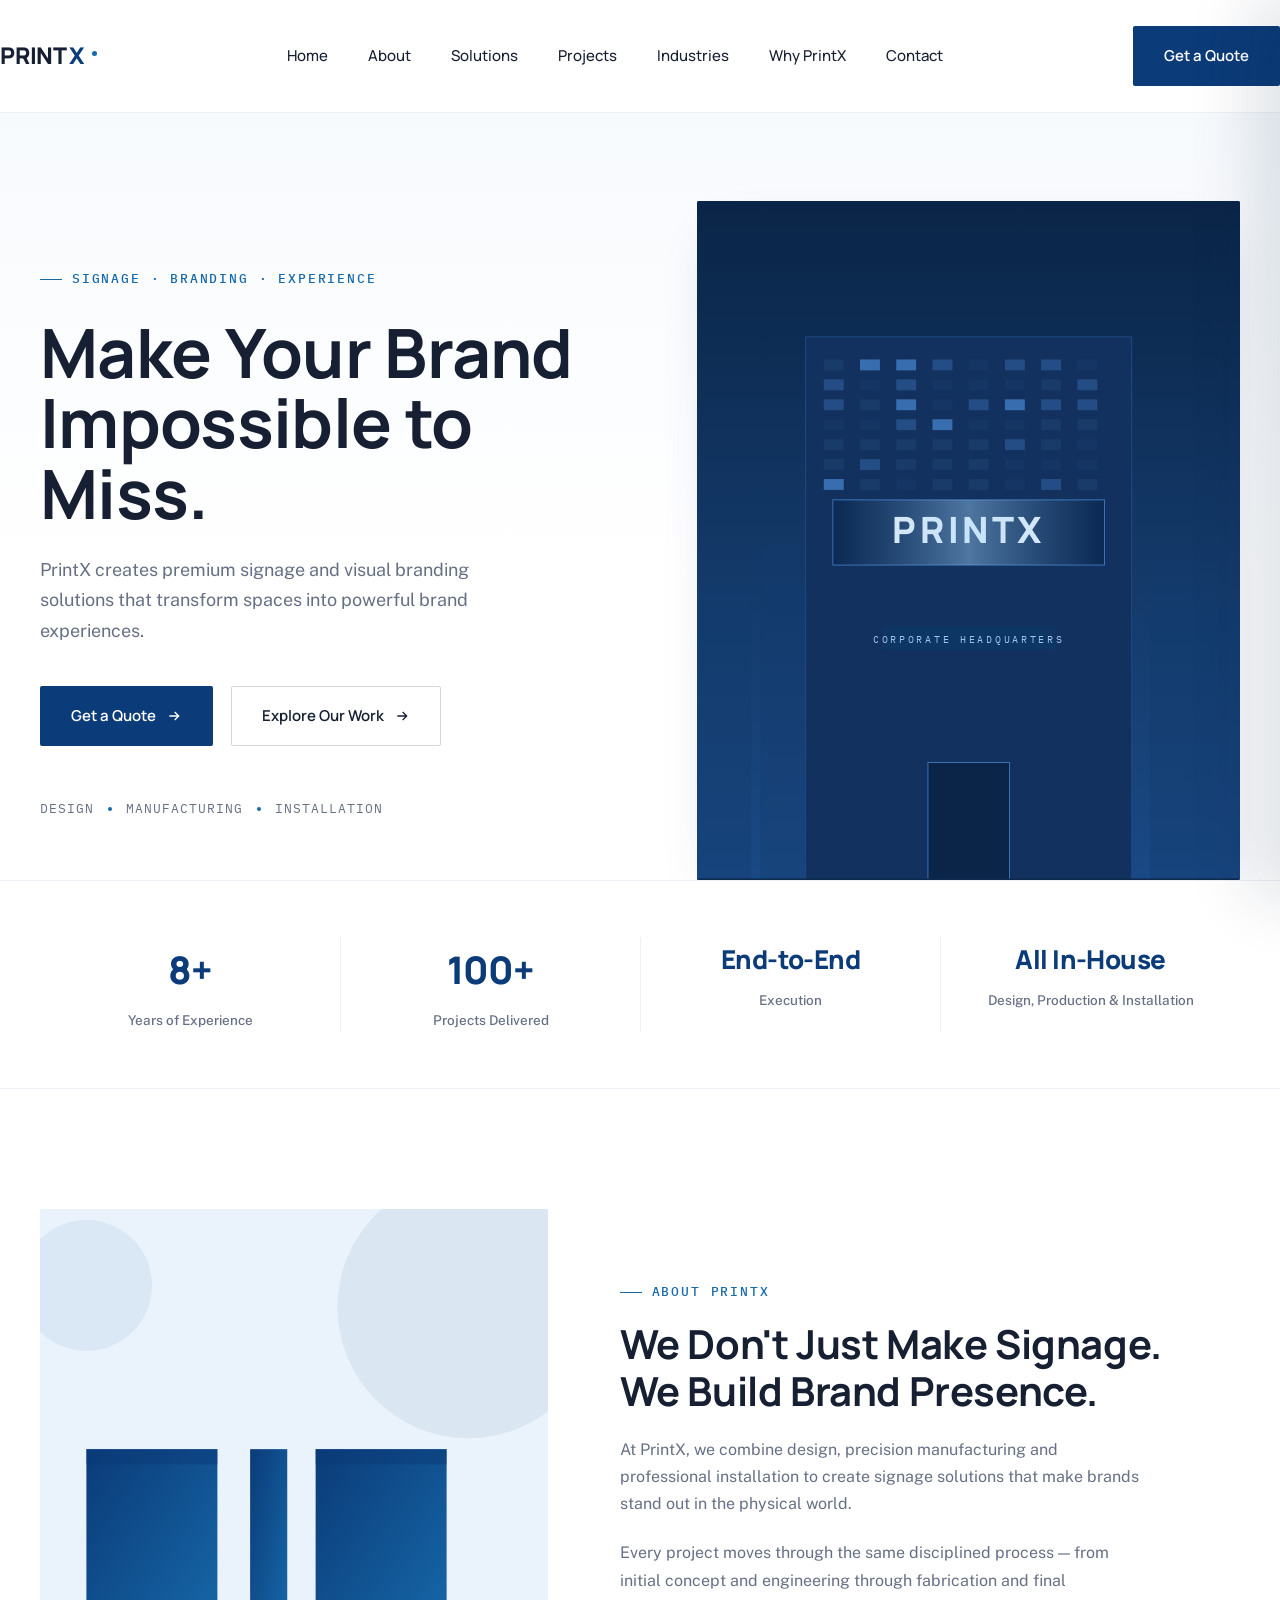
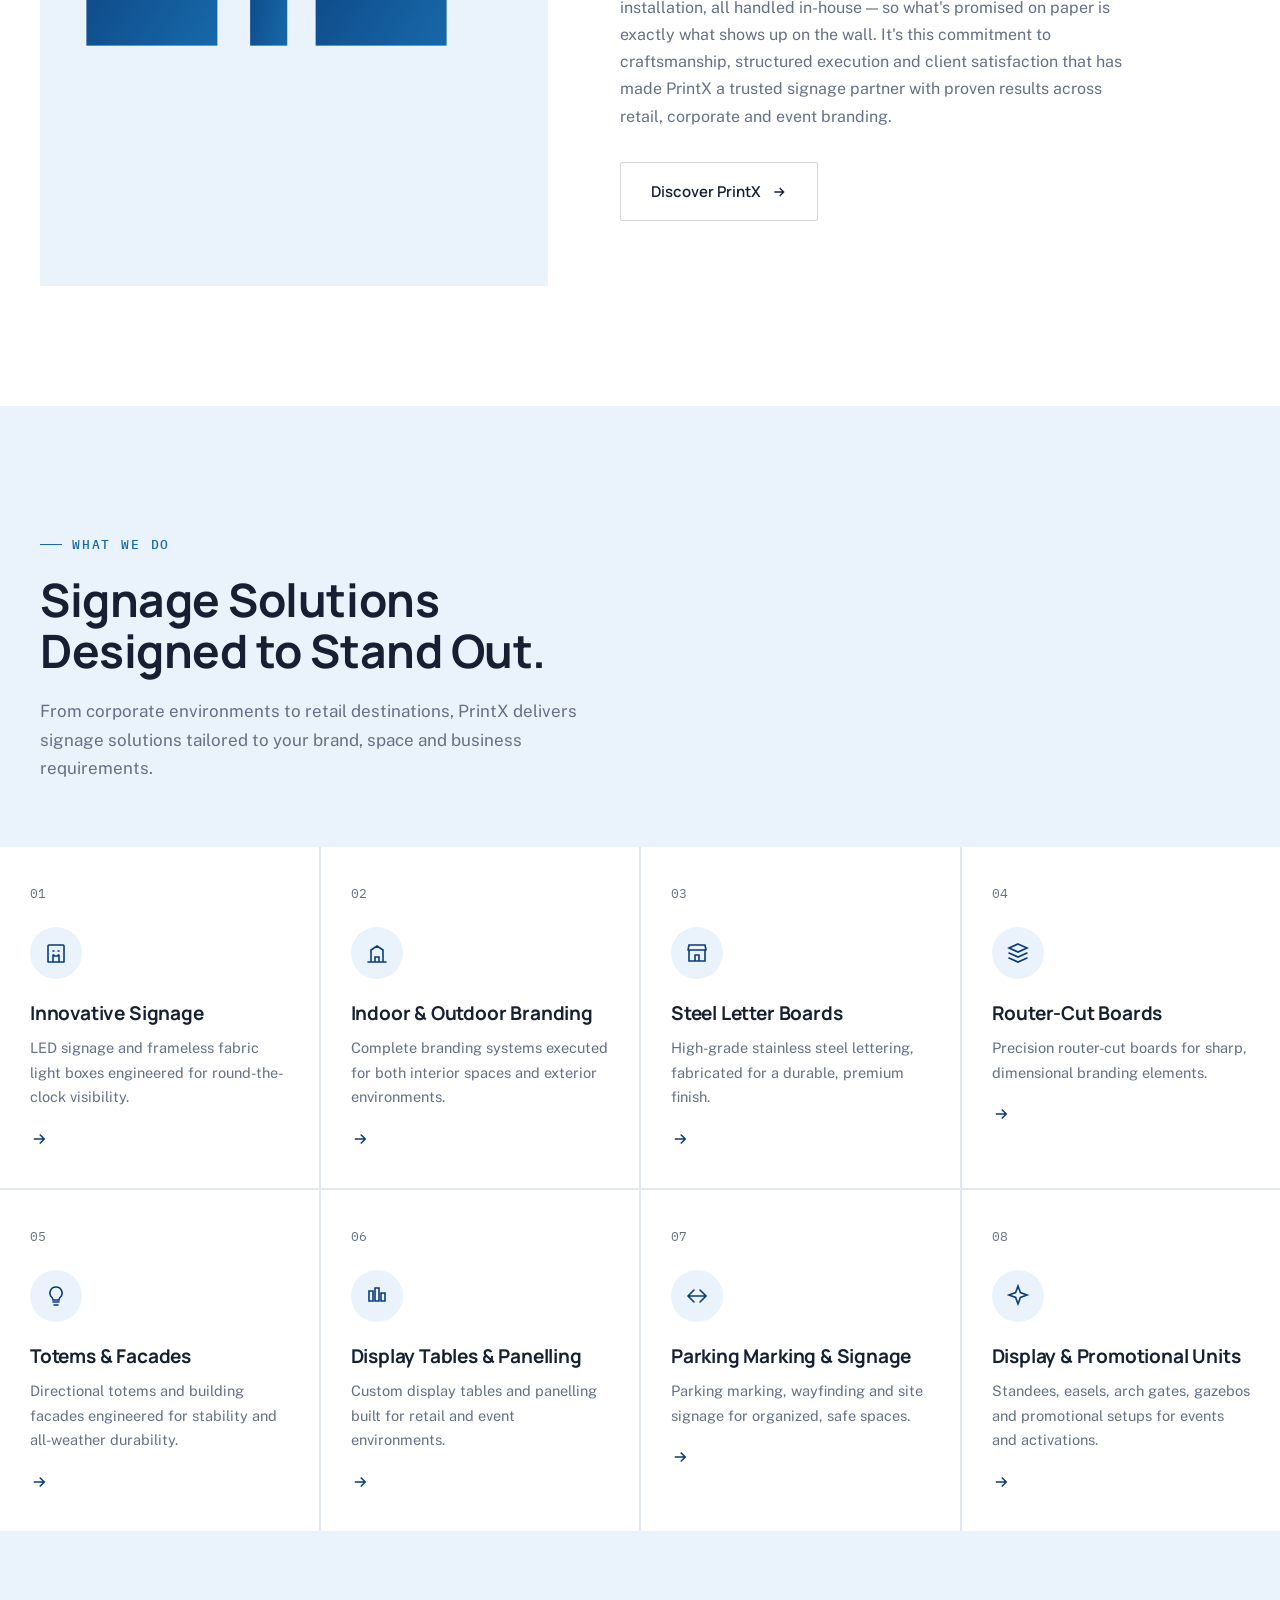
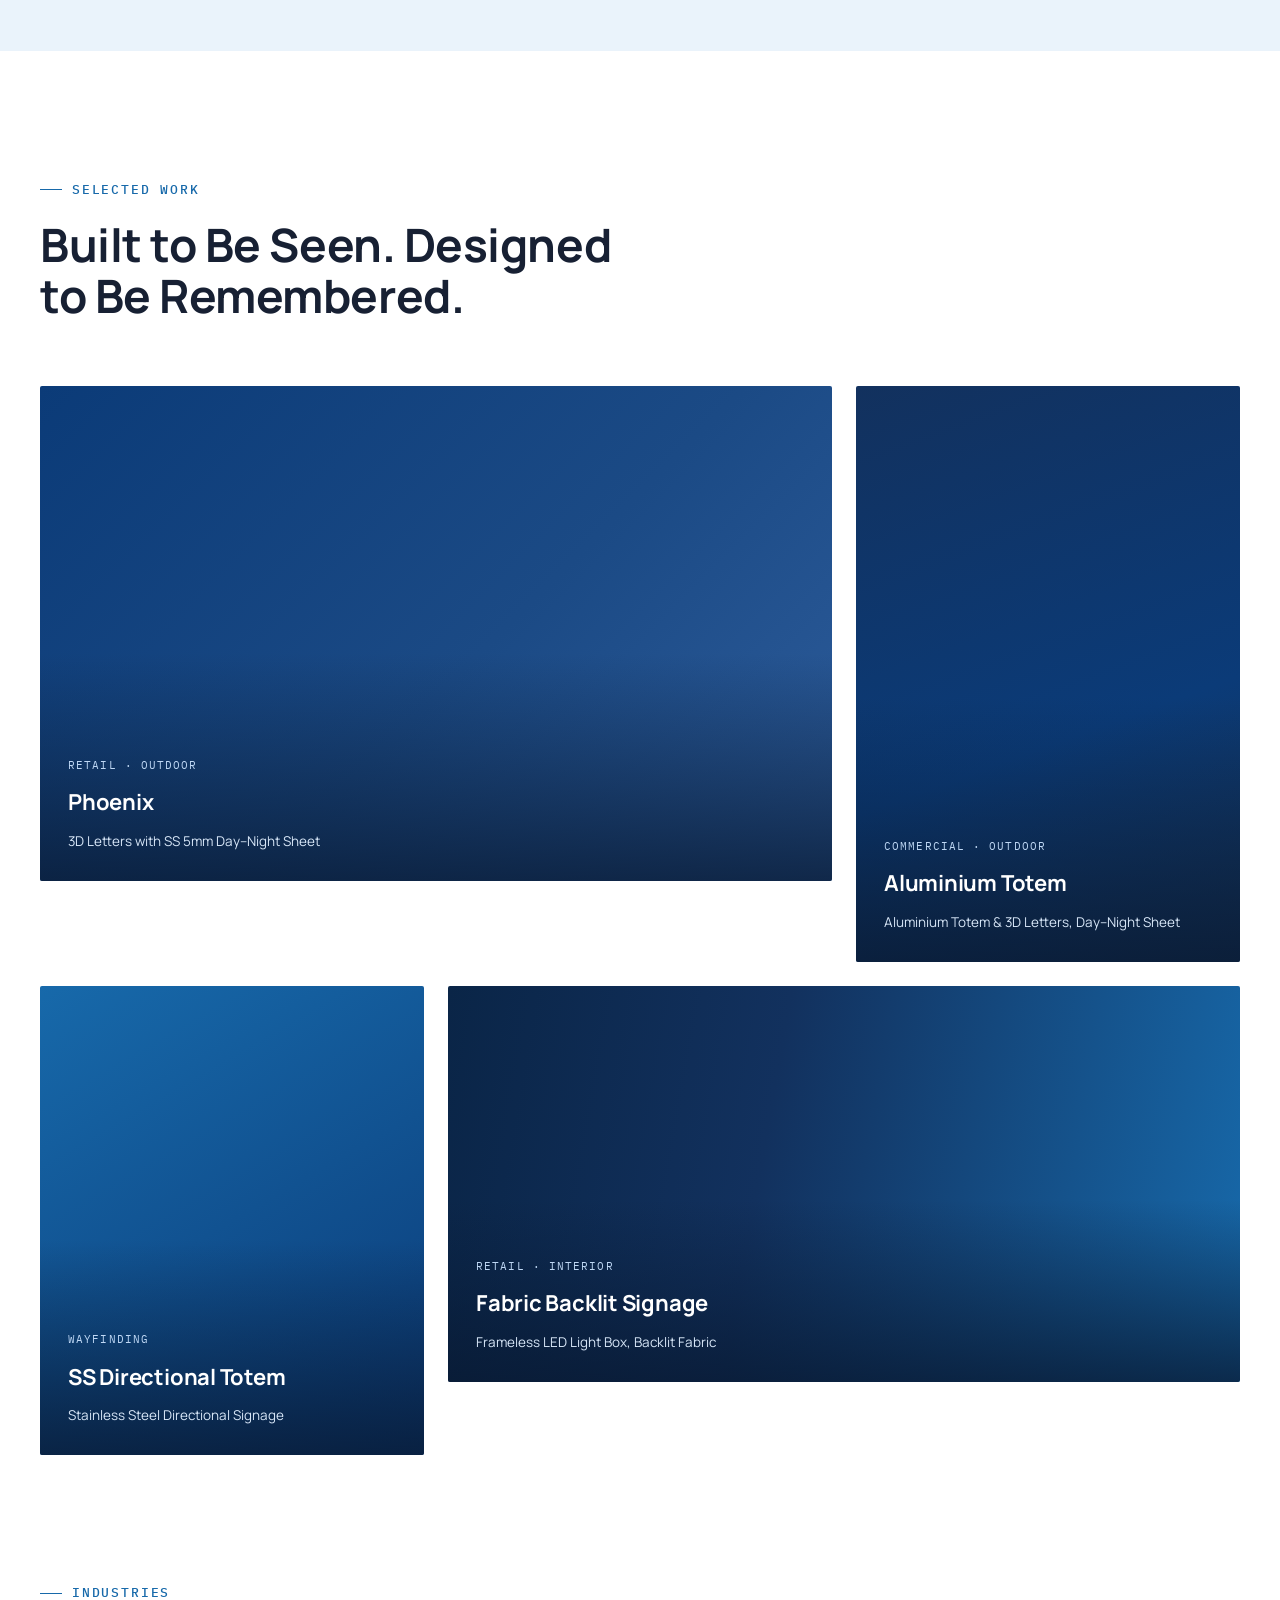
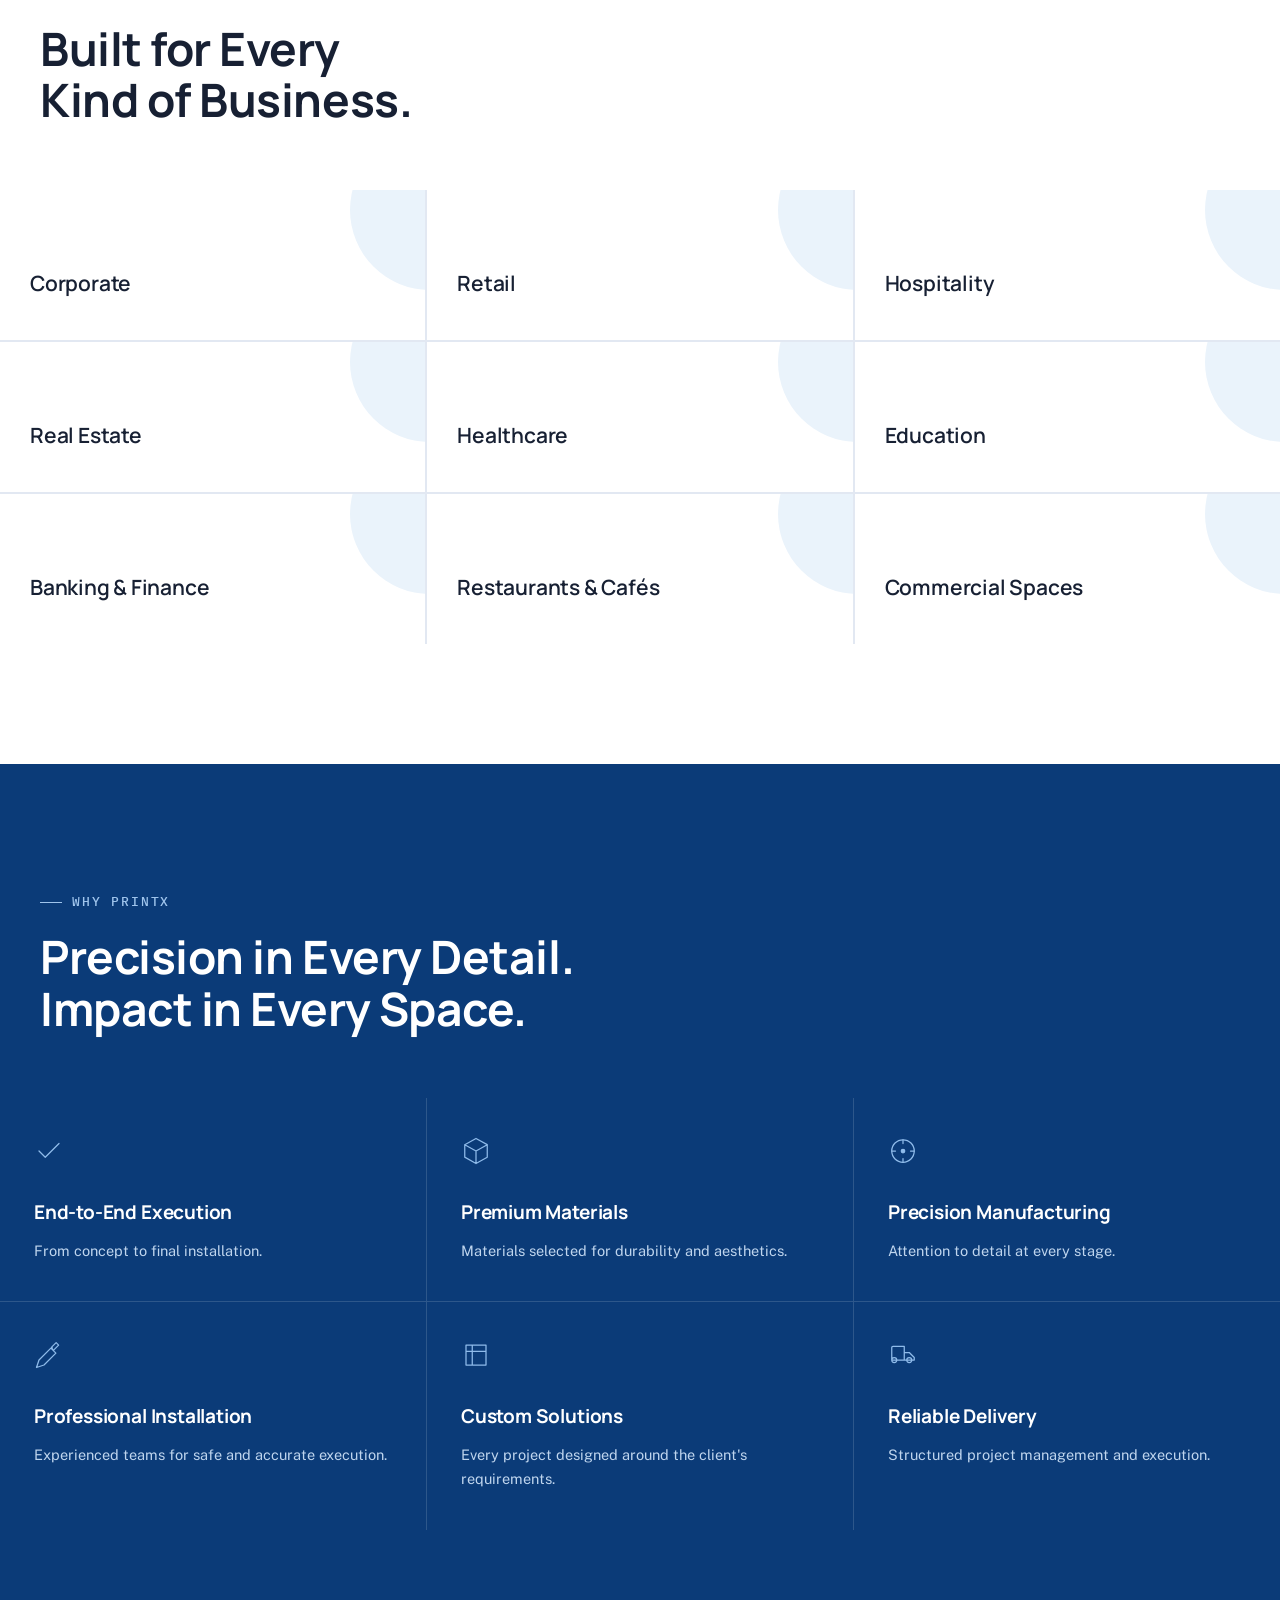
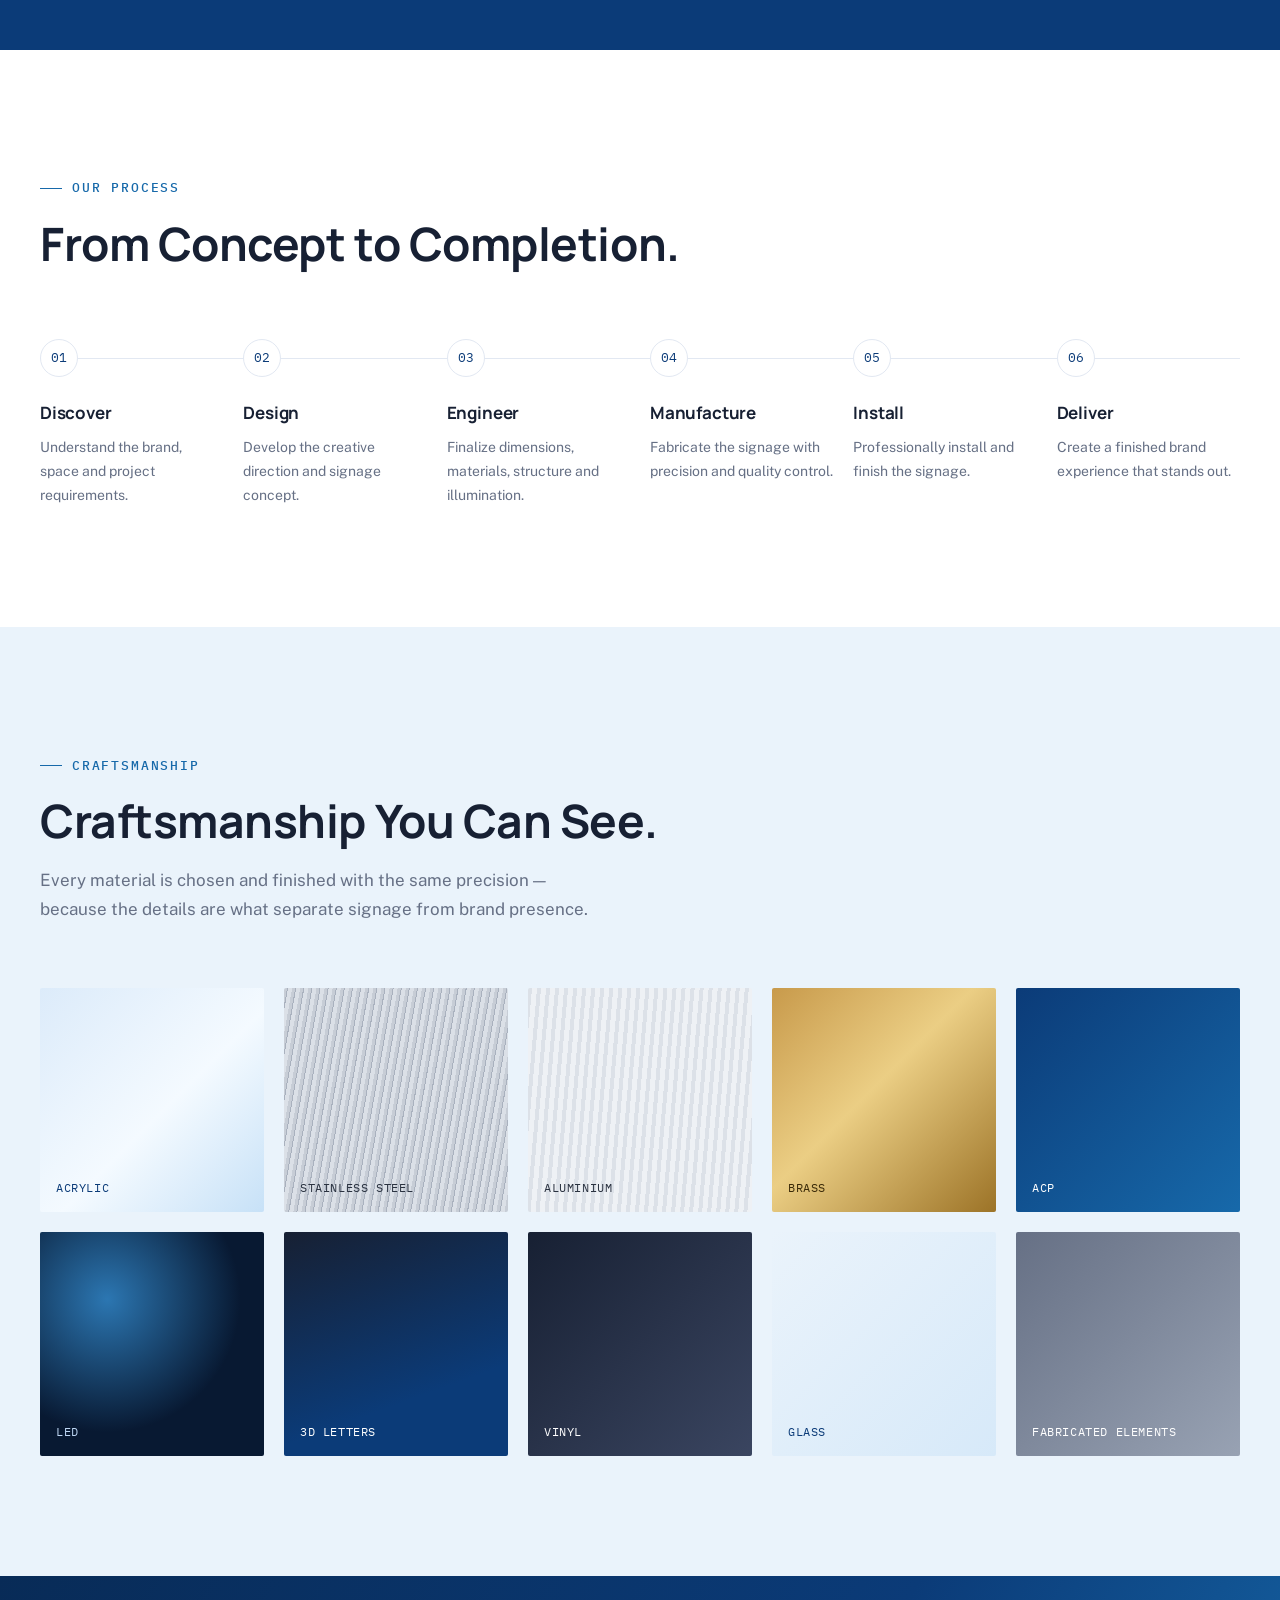
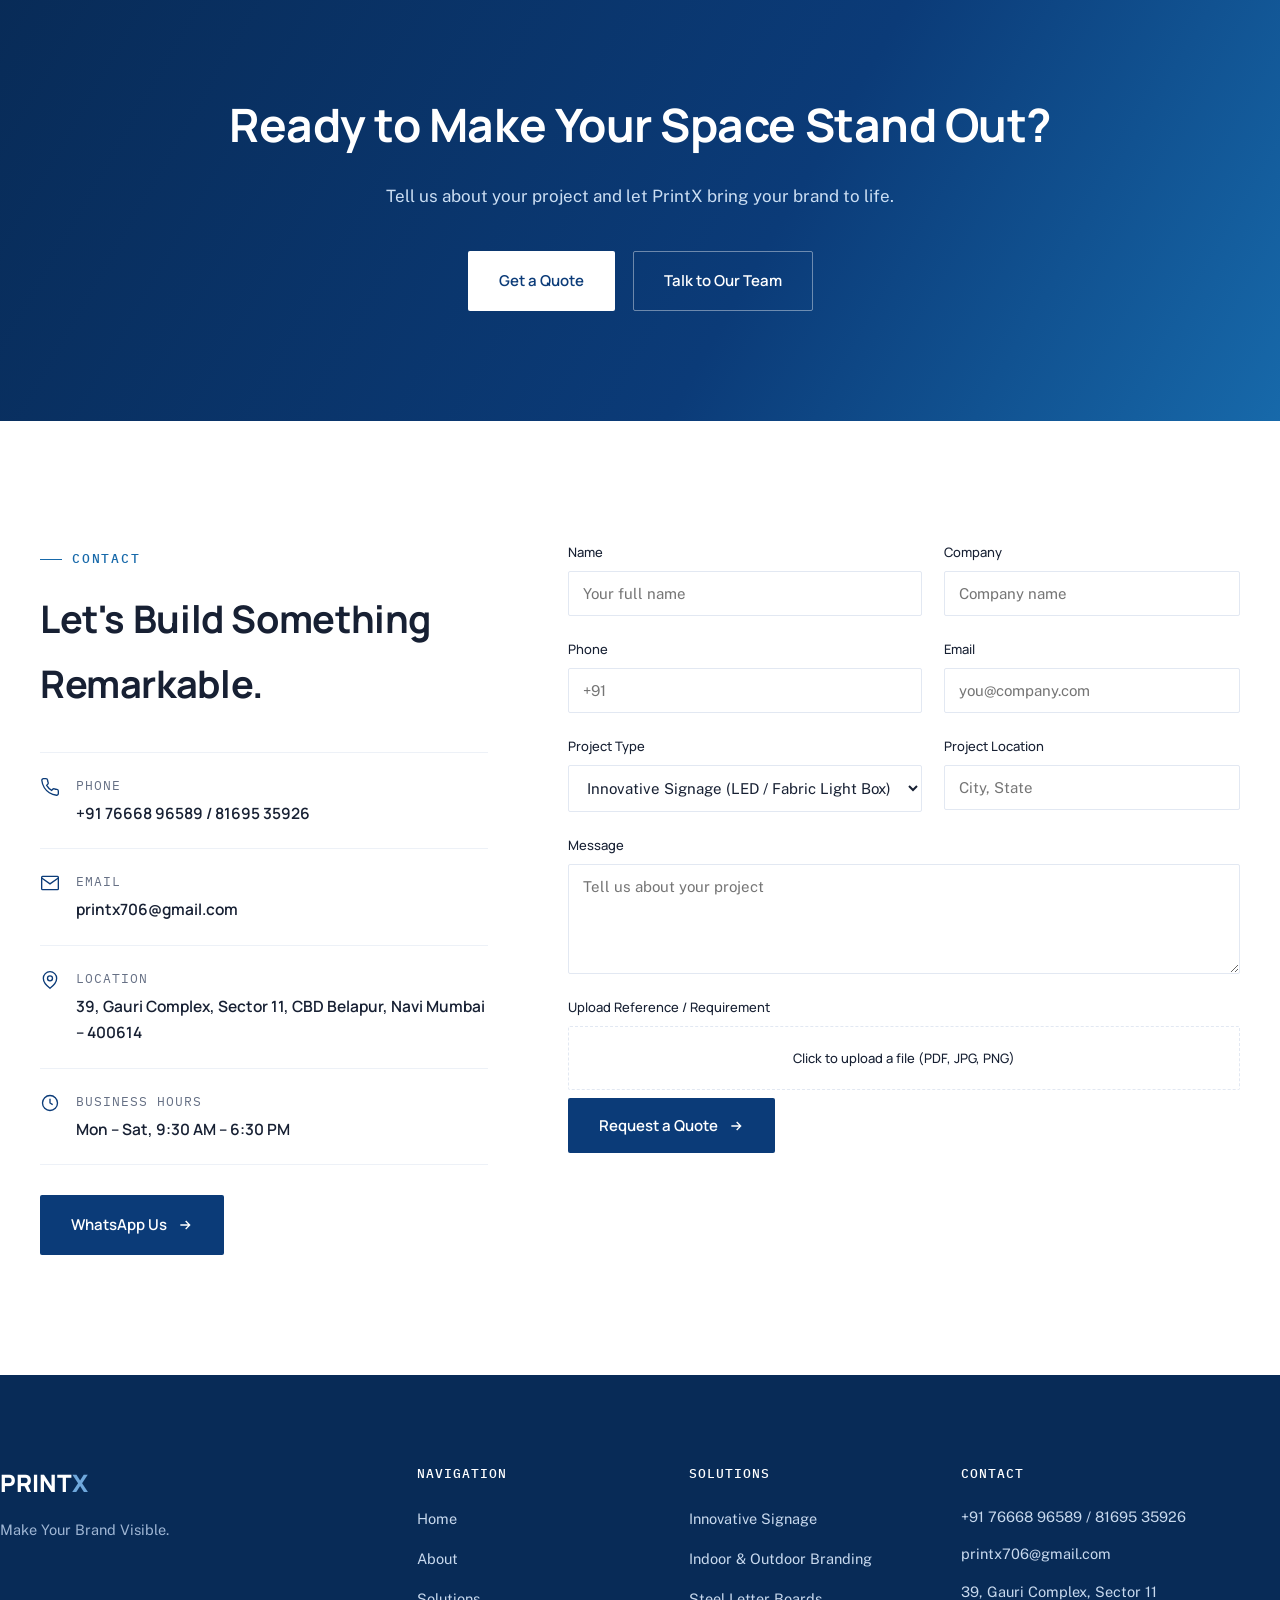
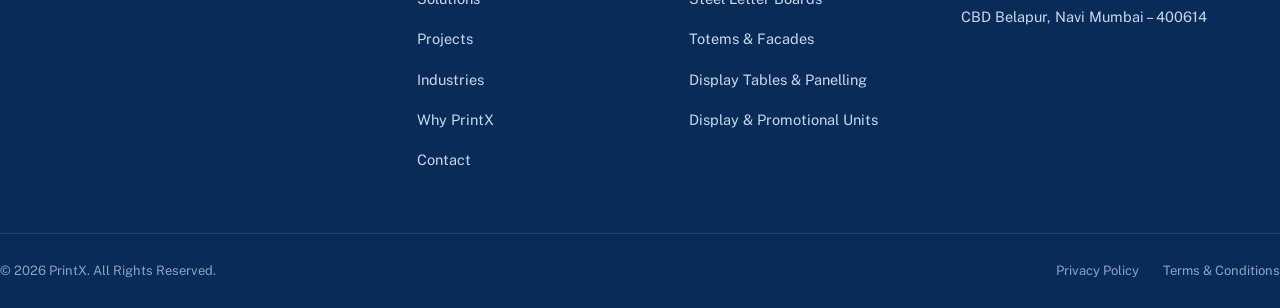
<file: index.html>
<!DOCTYPE html>
<html lang="en">
<head>
<meta charset="UTF-8">
<meta name="viewport" content="width=device-width, initial-scale=1.0">
<title>PrintX | Premium Signage &amp; Visual Branding Solutions</title>
<meta name="description" content="PrintX delivers premium signage, branding and visual communication solutions for corporate, retail, hospitality and commercial spaces. From design and manufacturing to professional installation.">
<link rel="canonical" href="https://printx.co.in/">

<!-- Open Graph -->
<meta property="og:type" content="website">
<meta property="og:site_name" content="PrintX">
<meta property="og:title" content="PrintX | Premium Signage &amp; Visual Branding Solutions">
<meta property="og:description" content="PrintX delivers premium signage, branding and visual communication solutions for corporate, retail, hospitality and commercial spaces.">
<meta property="og:url" content="https://printx.co.in/">
<meta property="og:image" content="/assets/img/favicon.svg">

<!-- Twitter -->
<meta name="twitter:card" content="summary">
<meta name="twitter:title" content="PrintX | Premium Signage &amp; Visual Branding Solutions">
<meta name="twitter:description" content="PrintX delivers premium signage, branding and visual communication solutions for corporate, retail, hospitality and commercial spaces.">

<link rel="icon" type="image/svg+xml" href="assets/img/favicon.svg">

<link rel="preconnect" href="https://fonts.googleapis.com">
<link rel="preconnect" href="https://fonts.gstatic.com" crossorigin>
<link rel="stylesheet" href="https://fonts.googleapis.com/css2?family=Manrope:wght@400;500;600;700;800&family=Public+Sans:wght@400;500;600&family=IBM+Plex+Mono:wght@500;600&display=swap">
<link rel="stylesheet" href="assets/css/style.css">
</head>
<body>

<header id="site-header">
  <div class="wrap nav">
    <a href="#home" class="logo">PRINT<span class="x">X</span><span class="dot"></span></a>
    <nav class="nav-links" aria-label="Primary">
      <a href="#home">Home</a>
      <a href="#about">About</a>
      <a href="#solutions">Solutions</a>
      <a href="#projects">Projects</a>
      <a href="#industries">Industries</a>
      <a href="#why">Why PrintX</a>
      <a href="#contact">Contact</a>
    </nav>
    <div class="nav-right">
      <a href="#contact" class="btn btn-primary">Get a Quote</a>
      <button class="burger" id="burger" aria-label="Open menu" aria-expanded="false"><span></span><span></span><span></span></button>
    </div>
  </div>
</header>

<div class="scrim" id="scrim"></div>
<nav class="mobile-panel" id="mobilePanel" aria-label="Mobile">
  <a href="#home">Home</a>
  <a href="#about">About</a>
  <a href="#solutions">Solutions</a>
  <a href="#projects">Projects</a>
  <a href="#industries">Industries</a>
  <a href="#why">Why PrintX</a>
  <a href="#contact">Contact</a>
  <a href="#contact" class="btn btn-primary" style="justify-content:center;margin-top:10px;">Get a Quote</a>
</nav>

<main>
  <!-- HERO -->
  <section class="hero" id="home">
    <div class="hero-wrap">
      <div class="hero-copy reveal in">
        <span class="eyebrow">Signage · Branding · Experience</span>
        <h1>Make Your Brand<br>Impossible to Miss.</h1>
        <p class="lead">PrintX creates premium signage and visual branding solutions that transform spaces into powerful brand experiences.</p>
        <div class="hero-ctas">
          <a href="#contact" class="btn btn-primary">Get a Quote <svg width="16" height="16" viewBox="0 0 24 24" fill="none" stroke="currentColor" stroke-width="2" aria-hidden="true"><path d="M5 12h14M13 6l6 6-6 6"/></svg></a>
          <a href="#projects" class="btn btn-outline">Explore Our Work <svg width="16" height="16" viewBox="0 0 24 24" fill="none" stroke="currentColor" stroke-width="2" aria-hidden="true"><path d="M5 12h14M13 6l6 6-6 6"/></svg></a>
        </div>
        <div class="hero-tags">
          <span>Design</span><span class="sep"></span><span>Manufacturing</span><span class="sep"></span><span>Installation</span>
        </div>
      </div>
      <div class="hero-art reveal in">
        <svg viewBox="0 0 600 750" preserveAspectRatio="xMidYMid slice" role="img" aria-label="Illuminated building signage at night">
          <defs>
            <linearGradient id="sky" x1="0" y1="0" x2="0" y2="1">
              <stop offset="0" stop-color="#0A2547"/>
              <stop offset="1" stop-color="#1B4A85"/>
            </linearGradient>
            <linearGradient id="glow" x1="0" y1="0" x2="1" y2="0">
              <stop offset="0" stop-color="#6FA8DC" stop-opacity="0"/>
              <stop offset="0.5" stop-color="#9FD3FF" stop-opacity="0.9"/>
              <stop offset="1" stop-color="#6FA8DC" stop-opacity="0"/>
            </linearGradient>
          </defs>
          <rect width="600" height="750" fill="url(#sky)"/>
          <g opacity="0.35" fill="#123B6E">
            <rect x="0" y="420" width="60" height="330"/>
            <rect x="70" y="380" width="50" height="370"/>
            <rect x="500" y="400" width="55" height="350"/>
            <rect x="545" y="440" width="55" height="310"/>
          </g>
          <rect x="120" y="150" width="360" height="600" fill="#12315E"/>
          <rect x="120" y="150" width="360" height="600" fill="none" stroke="#1F4C86" stroke-width="1"/>
          <g id="windows"></g>
          <rect x="150" y="330" width="300" height="72" fill="#0B2A54" stroke="#3F79BE" stroke-width="1"/>
          <text x="300" y="378" text-anchor="middle" font-family="Manrope, Arial, sans-serif" font-weight="800" font-size="40" letter-spacing="4" fill="#EAF3FB">PRINTX</text>
          <rect x="150" y="330" width="300" height="72" fill="url(#glow)" opacity="0.5"/>
          <rect x="205" y="470" width="190" height="26" fill="#0E3665"/>
          <text x="300" y="488" text-anchor="middle" font-family="IBM Plex Mono, monospace" font-size="11" letter-spacing="3" fill="#9FC4EC">CORPORATE HEADQUARTERS</text>
          <rect x="255" y="620" width="90" height="130" fill="#0A2547"/>
          <rect x="255" y="620" width="90" height="130" fill="none" stroke="#3F79BE" stroke-width="1"/>
          <rect x="0" y="748" width="600" height="2" fill="#0E2A50"/>
        </svg>
      </div>
    </div>
  </section>

  <!-- TRUST STRIP -->
  <section class="trust">
    <div class="wrap">
      <div class="trust-item reveal">
        <div class="trust-num" data-count="8" data-suffix="+">0</div>
        <div class="trust-label">Years of Experience</div>
      </div>
      <div class="trust-item reveal">
        <div class="trust-num" data-count="100" data-suffix="+">0</div>
        <div class="trust-label">Projects Delivered</div>
      </div>
      <div class="trust-item reveal">
        <div class="trust-num mono" style="font-size:26px;">End-to-End</div>
        <div class="trust-label">Execution</div>
      </div>
      <div class="trust-item reveal">
        <div class="trust-num mono" style="font-size:26px;">All In-House</div>
        <div class="trust-label">Design, Production &amp; Installation</div>
      </div>
    </div>
  </section>

  <!-- ABOUT -->
  <section class="section about" id="about">
    <div class="wrap">
      <div class="about-art reveal">
        <svg viewBox="0 0 500 620" preserveAspectRatio="xMidYMid slice" role="img" aria-label="Close-up of dimensional brushed metal letters">
          <defs>
            <linearGradient id="metal" x1="0" y1="0" x2="1" y2="1">
              <stop offset="0" stop-color="#0B3B78"/>
              <stop offset="1" stop-color="#1769AA"/>
            </linearGradient>
          </defs>
          <rect width="500" height="620" fill="#EAF3FB"/>
          <g transform="translate(60,220)">
            <rect x="0" y="0" width="120" height="180" fill="url(#metal)"/>
            <rect x="0" y="0" width="120" height="14" fill="#0B3B78" opacity="0.5"/>
            <rect x="150" y="0" width="34" height="180" fill="url(#metal)"/>
            <rect x="210" y="0" width="120" height="180" fill="url(#metal)"/>
            <rect x="210" y="0" width="120" height="14" fill="#0B3B78" opacity="0.5"/>
          </g>
          <circle cx="410" cy="90" r="120" fill="#0B3B78" opacity="0.07"/>
          <circle cx="60" cy="70" r="60" fill="#1769AA" opacity="0.08"/>
        </svg>
      </div>
      <div class="about-copy reveal">
        <span class="eyebrow">About PrintX</span>
        <h2>We Don't Just Make Signage. We Build Brand Presence.</h2>
        <p>At PrintX, we combine design, precision manufacturing and professional installation to create signage solutions that make brands stand out in the physical world.</p>
        <p>Every project moves through the same disciplined process — from initial concept and engineering through fabrication and final installation, all handled in-house — so what's promised on paper is exactly what shows up on the wall. It's this commitment to craftsmanship, structured execution and client satisfaction that has made PrintX a trusted signage partner with proven results across retail, corporate and event branding.</p>
        <a href="#why" class="btn btn-outline">Discover PrintX <svg width="16" height="16" viewBox="0 0 24 24" fill="none" stroke="currentColor" stroke-width="2" aria-hidden="true"><path d="M5 12h14M13 6l6 6-6 6"/></svg></a>
      </div>
    </div>
  </section>

  <!-- SOLUTIONS -->
  <section class="section solutions" id="solutions">
    <div class="wrap">
      <div class="section-head reveal">
        <span class="eyebrow">What We Do</span>
        <h2>Signage Solutions Designed to Stand Out.</h2>
        <p>From corporate environments to retail destinations, PrintX delivers signage solutions tailored to your brand, space and business requirements.</p>
      </div>
    </div>
    <div class="sol-grid">
      <div class="sol-card reveal">
        <div class="sol-top"><span class="sol-num">01</span></div>
        <div class="sol-icon"><svg viewBox="0 0 24 24" fill="none" stroke-width="1.6" stroke-linecap="round" aria-hidden="true"><path d="M4 21V5a1 1 0 0 1 1-1h14a1 1 0 0 1 1 1v16M4 21h16M9 21v-6h6v6M9 10h1M9 14h1M14 10h1M14 14h1"/></svg></div>
        <h3>Innovative Signage</h3>
        <p>LED signage and frameless fabric light boxes engineered for round-the-clock visibility.</p>
        <span class="sol-arrow"><svg viewBox="0 0 24 24" fill="none" stroke="currentColor" stroke-width="2" aria-hidden="true"><path d="M5 12h14M13 6l6 6-6 6"/></svg></span>
      </div>
      <div class="sol-card reveal">
        <div class="sol-top"><span class="sol-num">02</span></div>
        <div class="sol-icon"><svg viewBox="0 0 24 24" fill="none" stroke-width="1.6" stroke-linecap="round" aria-hidden="true"><path d="M3 21h18M6 21V9l6-4 6 4v12M10 21v-5h4v5"/></svg></div>
        <h3>Indoor &amp; Outdoor Branding</h3>
        <p>Complete branding systems executed for both interior spaces and exterior environments.</p>
        <span class="sol-arrow"><svg viewBox="0 0 24 24" fill="none" stroke="currentColor" stroke-width="2" aria-hidden="true"><path d="M5 12h14M13 6l6 6-6 6"/></svg></span>
      </div>
      <div class="sol-card reveal">
        <div class="sol-top"><span class="sol-num">03</span></div>
        <div class="sol-icon"><svg viewBox="0 0 24 24" fill="none" stroke-width="1.6" stroke-linecap="round" aria-hidden="true"><path d="M3 9l1-5h16l1 5M4 9v11h16V9M4 9h16M10 20v-6h4v6"/></svg></div>
        <h3>Steel Letter Boards</h3>
        <p>High-grade stainless steel lettering, fabricated for a durable, premium finish.</p>
        <span class="sol-arrow"><svg viewBox="0 0 24 24" fill="none" stroke="currentColor" stroke-width="2" aria-hidden="true"><path d="M5 12h14M13 6l6 6-6 6"/></svg></span>
      </div>
      <div class="sol-card reveal">
        <div class="sol-top"><span class="sol-num">04</span></div>
        <div class="sol-icon"><svg viewBox="0 0 24 24" fill="none" stroke-width="1.6" stroke-linecap="round" aria-hidden="true"><path d="M12 3l9 4-9 4-9-4 9-4zM3 12l9 4 9-4M3 17l9 4 9-4"/></svg></div>
        <h3>Router-Cut Boards</h3>
        <p>Precision router-cut boards for sharp, dimensional branding elements.</p>
        <span class="sol-arrow"><svg viewBox="0 0 24 24" fill="none" stroke="currentColor" stroke-width="2" aria-hidden="true"><path d="M5 12h14M13 6l6 6-6 6"/></svg></span>
      </div>
      <div class="sol-card reveal">
        <div class="sol-top"><span class="sol-num">05</span></div>
        <div class="sol-icon"><svg viewBox="0 0 24 24" fill="none" stroke-width="1.6" stroke-linecap="round" aria-hidden="true"><path d="M9 18h6M10 21h4M12 3a6 6 0 0 0-4 10.5c.6.6 1 1.4 1 2.5h6c0-1.1.4-1.9 1-2.5A6 6 0 0 0 12 3z"/></svg></div>
        <h3>Totems &amp; Facades</h3>
        <p>Directional totems and building facades engineered for stability and all-weather durability.</p>
        <span class="sol-arrow"><svg viewBox="0 0 24 24" fill="none" stroke="currentColor" stroke-width="2" aria-hidden="true"><path d="M5 12h14M13 6l6 6-6 6"/></svg></span>
      </div>
      <div class="sol-card reveal">
        <div class="sol-top"><span class="sol-num">06</span></div>
        <div class="sol-icon"><svg viewBox="0 0 24 24" fill="none" stroke-width="1.6" stroke-linecap="round" aria-hidden="true"><path d="M4 7h4v10H4zM10 4h4v13h-4zM16 9h4v8h-4z"/></svg></div>
        <h3>Display Tables &amp; Panelling</h3>
        <p>Custom display tables and panelling built for retail and event environments.</p>
        <span class="sol-arrow"><svg viewBox="0 0 24 24" fill="none" stroke="currentColor" stroke-width="2" aria-hidden="true"><path d="M5 12h14M13 6l6 6-6 6"/></svg></span>
      </div>
      <div class="sol-card reveal">
        <div class="sol-top"><span class="sol-num">07</span></div>
        <div class="sol-icon"><svg viewBox="0 0 24 24" fill="none" stroke-width="1.6" stroke-linecap="round" aria-hidden="true"><path d="M3 12h18M15 6l6 6-6 6M9 6L3 12l6 6"/></svg></div>
        <h3>Parking Marking &amp; Signage</h3>
        <p>Parking marking, wayfinding and site signage for organized, safe spaces.</p>
        <span class="sol-arrow"><svg viewBox="0 0 24 24" fill="none" stroke="currentColor" stroke-width="2" aria-hidden="true"><path d="M5 12h14M13 6l6 6-6 6"/></svg></span>
      </div>
      <div class="sol-card reveal">
        <div class="sol-top"><span class="sol-num">08</span></div>
        <div class="sol-icon"><svg viewBox="0 0 24 24" fill="none" stroke-width="1.6" stroke-linecap="round" aria-hidden="true"><path d="M12 2l2.4 6.6L21 11l-6.6 2.4L12 20l-2.4-6.6L3 11l6.6-2.4z"/></svg></div>
        <h3>Display &amp; Promotional Units</h3>
        <p>Standees, easels, arch gates, gazebos and promotional setups for events and activations.</p>
        <span class="sol-arrow"><svg viewBox="0 0 24 24" fill="none" stroke="currentColor" stroke-width="2" aria-hidden="true"><path d="M5 12h14M13 6l6 6-6 6"/></svg></span>
      </div>
    </div>
  </section>

  <!-- PROJECTS -->
  <section class="section" id="projects">
    <div class="wrap">
      <div class="section-head reveal">
        <span class="eyebrow">Selected Work</span>
        <h2>Built to Be Seen. Designed to Be Remembered.</h2>
      </div>
      <div class="proj-grid">
        <div class="proj-card proj-1 reveal">
          <div class="art" style="background:linear-gradient(135deg,#0B3B78,#1B4A85 55%,#2E5D9C);"></div>
          <div class="proj-overlay"></div>
          <div class="proj-info">
            <span class="proj-tag">Retail · Outdoor</span>
            <h3>Phoenix</h3>
            <p class="proj-meta">3D Letters with SS 5mm Day–Night Sheet</p>
          </div>
        </div>
        <div class="proj-card proj-2 reveal">
          <div class="art" style="background:linear-gradient(160deg,#12315E,#0B3B78 60%,#173355);"></div>
          <div class="proj-overlay"></div>
          <div class="proj-info">
            <span class="proj-tag">Commercial · Outdoor</span>
            <h3>Aluminium Totem</h3>
            <p class="proj-meta">Aluminium Totem &amp; 3D Letters, Day–Night Sheet</p>
          </div>
        </div>
        <div class="proj-card proj-3 reveal">
          <div class="art" style="background:linear-gradient(150deg,#1769AA,#0B3B78);"></div>
          <div class="proj-overlay"></div>
          <div class="proj-info">
            <span class="proj-tag">Wayfinding</span>
            <h3>SS Directional Totem</h3>
            <p class="proj-meta">Stainless Steel Directional Signage</p>
          </div>
        </div>
        <div class="proj-card proj-4 reveal">
          <div class="art" style="background:linear-gradient(100deg,#0A2547,#12315E 40%,#1769AA);"></div>
          <div class="proj-overlay"></div>
          <div class="proj-info">
            <span class="proj-tag">Retail · Interior</span>
            <h3>Fabric Backlit Signage</h3>
            <p class="proj-meta">Frameless LED Light Box, Backlit Fabric</p>
          </div>
        </div>
      </div>
    </div>
  </section>

  <!-- INDUSTRIES -->
  <section class="section" id="industries" style="padding-top:0;">
    <div class="wrap">
      <div class="section-head reveal">
        <span class="eyebrow">Industries</span>
        <h2>Built for Every Kind of Business.</h2>
      </div>
    </div>
    <div class="ind-grid">
      <div class="ind-card reveal"><h3>Corporate</h3></div>
      <div class="ind-card reveal"><h3>Retail</h3></div>
      <div class="ind-card reveal"><h3>Hospitality</h3></div>
      <div class="ind-card reveal"><h3>Real Estate</h3></div>
      <div class="ind-card reveal"><h3>Healthcare</h3></div>
      <div class="ind-card reveal"><h3>Education</h3></div>
      <div class="ind-card reveal"><h3>Banking &amp; Finance</h3></div>
      <div class="ind-card reveal"><h3>Restaurants &amp; Cafés</h3></div>
      <div class="ind-card reveal"><h3>Commercial Spaces</h3></div>
    </div>
  </section>

  <!-- WHY PRINTX -->
  <section class="section why" id="why">
    <div class="wrap">
      <div class="section-head why-head reveal">
        <span class="eyebrow">Why PrintX</span>
        <h2>Precision in Every Detail. Impact in Every Space.</h2>
      </div>
    </div>
    <div class="benefit-grid">
      <div class="benefit reveal">
        <svg viewBox="0 0 24 24" fill="none" stroke-linecap="round" stroke-linejoin="round" aria-hidden="true"><path d="M20 6L9 17l-5-5"/></svg>
        <h3>End-to-End Execution</h3>
        <p>From concept to final installation.</p>
      </div>
      <div class="benefit reveal">
        <svg viewBox="0 0 24 24" fill="none" stroke-linecap="round" stroke-linejoin="round" aria-hidden="true"><path d="M12 2l9 4.9V17L12 22l-9-5.1V7z M12 12v10 M3 7l9 5 9-5"/></svg>
        <h3>Premium Materials</h3>
        <p>Materials selected for durability and aesthetics.</p>
      </div>
      <div class="benefit reveal">
        <svg viewBox="0 0 24 24" fill="none" stroke-linecap="round" stroke-linejoin="round" aria-hidden="true"><circle cx="12" cy="12" r="9"/><circle cx="12" cy="12" r="1.4" fill="#8FBBEA"/><path d="M12 3v3M12 18v3M21 12h-3M6 12H3"/></svg>
        <h3>Precision Manufacturing</h3>
        <p>Attention to detail at every stage.</p>
      </div>
      <div class="benefit reveal">
        <svg viewBox="0 0 24 24" fill="none" stroke-linecap="round" stroke-linejoin="round" aria-hidden="true"><path d="M14.7 6.3a1 1 0 0 0 1.4 1.4l3.6-3.6-2-2-3.6 3.6a1 1 0 0 0 0 1.4Z M2 22l6-2 9.5-9.5-4-4L4 16l-2 6Z"/></svg>
        <h3>Professional Installation</h3>
        <p>Experienced teams for safe and accurate execution.</p>
      </div>
      <div class="benefit reveal">
        <svg viewBox="0 0 24 24" fill="none" stroke-linecap="round" stroke-linejoin="round" aria-hidden="true"><path d="M4 4h16v16H4zM4 9h16M9 4v16"/></svg>
        <h3>Custom Solutions</h3>
        <p>Every project designed around the client's requirements.</p>
      </div>
      <div class="benefit reveal">
        <svg viewBox="0 0 24 24" fill="none" stroke-linecap="round" stroke-linejoin="round" aria-hidden="true"><path d="M3 16V6a1 1 0 0 1 1-1h9v11M3 16h10M13 10h4l4 4v2h-8M3 16a2 2 0 1 0 4 0 2 2 0 1 0-4 0zM15 16a2 2 0 1 0 4 0 2 2 0 1 0-4 0z"/></svg>
        <h3>Reliable Delivery</h3>
        <p>Structured project management and execution.</p>
      </div>
    </div>
  </section>

  <!-- PROCESS -->
  <section class="section" id="process">
    <div class="wrap">
      <div class="section-head reveal">
        <span class="eyebrow">Our Process</span>
        <h2>From Concept to Completion.</h2>
      </div>
      <div class="process-track">
        <div class="process-line"></div>
        <div class="process-grid">
          <div class="proc-step reveal"><div class="num">01</div><h3>Discover</h3><p>Understand the brand, space and project requirements.</p></div>
          <div class="proc-step reveal"><div class="num">02</div><h3>Design</h3><p>Develop the creative direction and signage concept.</p></div>
          <div class="proc-step reveal"><div class="num">03</div><h3>Engineer</h3><p>Finalize dimensions, materials, structure and illumination.</p></div>
          <div class="proc-step reveal"><div class="num">04</div><h3>Manufacture</h3><p>Fabricate the signage with precision and quality control.</p></div>
          <div class="proc-step reveal"><div class="num">05</div><h3>Install</h3><p>Professionally install and finish the signage.</p></div>
          <div class="proc-step reveal"><div class="num">06</div><h3>Deliver</h3><p>Create a finished brand experience that stands out.</p></div>
        </div>
      </div>
    </div>
  </section>

  <!-- CRAFTSMANSHIP -->
  <section class="section craft">
    <div class="wrap">
      <div class="section-head reveal">
        <span class="eyebrow">Craftsmanship</span>
        <h2>Craftsmanship You Can See.</h2>
        <p>Every material is chosen and finished with the same precision — because the details are what separate signage from brand presence.</p>
      </div>
      <div class="craft-grid">
        <div class="swatch sw-acrylic reveal"><span class="swatch-label">Acrylic</span></div>
        <div class="swatch sw-steel reveal"><span class="swatch-label">Stainless Steel</span></div>
        <div class="swatch sw-alu reveal"><span class="swatch-label">Aluminium</span></div>
        <div class="swatch sw-brass reveal"><span class="swatch-label">Brass</span></div>
        <div class="swatch sw-acp reveal"><span class="swatch-label">ACP</span></div>
        <div class="swatch sw-led reveal"><span class="swatch-label">LED</span></div>
        <div class="swatch sw-3d reveal"><span class="swatch-label">3D Letters</span></div>
        <div class="swatch sw-vinyl reveal"><span class="swatch-label">Vinyl</span></div>
        <div class="swatch sw-glass reveal"><span class="swatch-label">Glass</span></div>
        <div class="swatch sw-fab reveal"><span class="swatch-label">Fabricated Elements</span></div>
      </div>
    </div>
  </section>

  <!-- CTA BAND -->
  <section class="cta-band">
    <div class="wrap">
      <h2 class="reveal">Ready to Make Your Space Stand Out?</h2>
      <p class="reveal">Tell us about your project and let PrintX bring your brand to life.</p>
      <div class="cta-buttons reveal">
        <a href="#contact" class="btn btn-white">Get a Quote</a>
        <a href="#contact" class="btn btn-outline-white">Talk to Our Team</a>
      </div>
    </div>
  </section>

  <!-- CONTACT -->
  <section class="section contact" id="contact">
    <div class="wrap">
      <div class="c-info reveal">
        <span class="eyebrow">Contact</span>
        <h2 style="margin-top:16px;font-size:clamp(28px,3.2vw,38px);">Let's Build Something Remarkable.</h2>
        <div style="margin-top:36px;">
          <div class="c-info-item">
            <svg viewBox="0 0 24 24" fill="none" stroke="currentColor" stroke-width="1.6" aria-hidden="true"><path d="M22 16.9v3a2 2 0 0 1-2.2 2 19.8 19.8 0 0 1-8.6-3 19.5 19.5 0 0 1-6-6 19.8 19.8 0 0 1-3-8.7A2 2 0 0 1 4.1 2h3a2 2 0 0 1 2 1.7c.1 1 .3 2 .7 3a2 2 0 0 1-.5 2.1L8 10a16 16 0 0 0 6 6l1.2-1.3a2 2 0 0 1 2.1-.5c1 .4 2 .6 3 .7a2 2 0 0 1 1.7 2z"/></svg>
            <div><div class="label">Phone</div><div class="value">+91 76668 96589 / 81695 35926</div></div>
          </div>
          <div class="c-info-item">
            <svg viewBox="0 0 24 24" fill="none" stroke="currentColor" stroke-width="1.6" aria-hidden="true"><rect x="2" y="4" width="20" height="16" rx="1"/><path d="M2 6l10 7L22 6"/></svg>
            <div><div class="label">Email</div><div class="value">printx706@gmail.com</div></div>
          </div>
          <div class="c-info-item">
            <svg viewBox="0 0 24 24" fill="none" stroke="currentColor" stroke-width="1.6" aria-hidden="true"><path d="M20 10c0 6-8 12-8 12s-8-6-8-12a8 8 0 0 1 16 0z"/><circle cx="12" cy="10" r="3"/></svg>
            <div><div class="label">Location</div><div class="value">39, Gauri Complex, Sector 11, CBD Belapur, Navi Mumbai – 400614</div></div>
          </div>
          <div class="c-info-item">
            <svg viewBox="0 0 24 24" fill="none" stroke="currentColor" stroke-width="1.6" aria-hidden="true"><circle cx="12" cy="12" r="9"/><path d="M12 7v5l3.2 2"/></svg>
            <div><div class="label">Business Hours</div><div class="value">Mon – Sat, 9:30 AM – 6:30 PM</div></div>
          </div>
        </div>
        <a href="https://wa.me/917666896589" class="btn btn-primary whatsapp" target="_blank" rel="noopener">WhatsApp Us <svg width="16" height="16" viewBox="0 0 24 24" fill="none" stroke="currentColor" stroke-width="2" aria-hidden="true"><path d="M5 12h14M13 6l6 6-6 6"/></svg></a>
      </div>

      <form class="c-form reveal" id="quoteForm">
        <div class="form-grid">
          <div class="field"><label for="f-name">Name</label><input id="f-name" name="name" type="text" placeholder="Your full name" required></div>
          <div class="field"><label for="f-company">Company</label><input id="f-company" name="company" type="text" placeholder="Company name"></div>
          <div class="field"><label for="f-phone">Phone</label><input id="f-phone" name="phone" type="tel" placeholder="+91"></div>
          <div class="field"><label for="f-email">Email</label><input id="f-email" name="email" type="email" placeholder="you@company.com" required></div>
          <div class="field"><label for="f-type">Project Type</label>
            <select id="f-type" name="project_type">
              <option>Innovative Signage (LED / Fabric Light Box)</option>
              <option>Indoor &amp; Outdoor Branding</option>
              <option>Steel Letter Boards</option>
              <option>Router-Cut Boards</option>
              <option>Totems &amp; Facades</option>
              <option>Display Tables &amp; Panelling</option>
              <option>Parking Marking &amp; Signage</option>
              <option>Display &amp; Promotional Units</option>
              <option>Other</option>
            </select>
          </div>
          <div class="field"><label for="f-loc">Project Location</label><input id="f-loc" name="location" type="text" placeholder="City, State"></div>
          <div class="field full"><label for="f-msg">Message</label><textarea id="f-msg" name="message" placeholder="Tell us about your project"></textarea></div>
          <div class="field full">
            <label for="f-file">Upload Reference / Requirement</label>
            <input id="f-file" name="attachment" type="file" accept=".pdf,.jpg,.jpeg,.png" style="display:none;">
            <label for="f-file" class="file-drop" style="cursor:pointer;display:block;">Click to upload a file (PDF, JPG, PNG)</label>
          </div>
        </div>
        <button type="submit" class="btn btn-primary form-submit">Request a Quote <svg width="16" height="16" viewBox="0 0 24 24" fill="none" stroke="currentColor" stroke-width="2" aria-hidden="true"><path d="M5 12h14M13 6l6 6-6 6"/></svg></button>
        <p class="form-note" id="formNote">Thank you — our team will get back to you within one business day.</p>
      </form>
    </div>
  </section>
</main>

<footer>
  <div class="wrap foot-top">
    <div>
      <div class="foot-logo">PRINT<span class="x">X</span></div>
      <p class="foot-tag">Make Your Brand Visible.</p>
    </div>
    <div class="foot-col">
      <h4>Navigation</h4>
      <ul><li><a href="#home">Home</a></li><li><a href="#about">About</a></li><li><a href="#solutions">Solutions</a></li><li><a href="#projects">Projects</a></li><li><a href="#industries">Industries</a></li><li><a href="#why">Why PrintX</a></li><li><a href="#contact">Contact</a></li></ul>
    </div>
    <div class="foot-col">
      <h4>Solutions</h4>
      <ul><li><a href="#solutions">Innovative Signage</a></li><li><a href="#solutions">Indoor &amp; Outdoor Branding</a></li><li><a href="#solutions">Steel Letter Boards</a></li><li><a href="#solutions">Totems &amp; Facades</a></li><li><a href="#solutions">Display Tables &amp; Panelling</a></li><li><a href="#solutions">Display &amp; Promotional Units</a></li></ul>
    </div>
    <div class="foot-col">
      <h4>Contact</h4>
      <ul class="foot-contact">
        <li>+91 76668 96589 / 81695 35926</li>
        <li>printx706@gmail.com</li>
        <li>39, Gauri Complex, Sector 11<br>CBD Belapur, Navi Mumbai – 400614</li>
      </ul>
    </div>
  </div>
  <div class="wrap foot-bottom">
    <span>© 2026 PrintX. All Rights Reserved.</span>
    <div class="legal"><a href="privacy-policy.html">Privacy Policy</a><a href="terms-and-conditions.html">Terms &amp; Conditions</a></div>
  </div>
</footer>

<div class="sticky-cta">
  <a href="tel:+917666896589" class="call">Call Us</a>
  <a href="https://wa.me/917666896589" class="wa" target="_blank" rel="noopener">WhatsApp</a>
</div>

<script src="assets/js/main.js"></script>
</body>
</html>
</file>
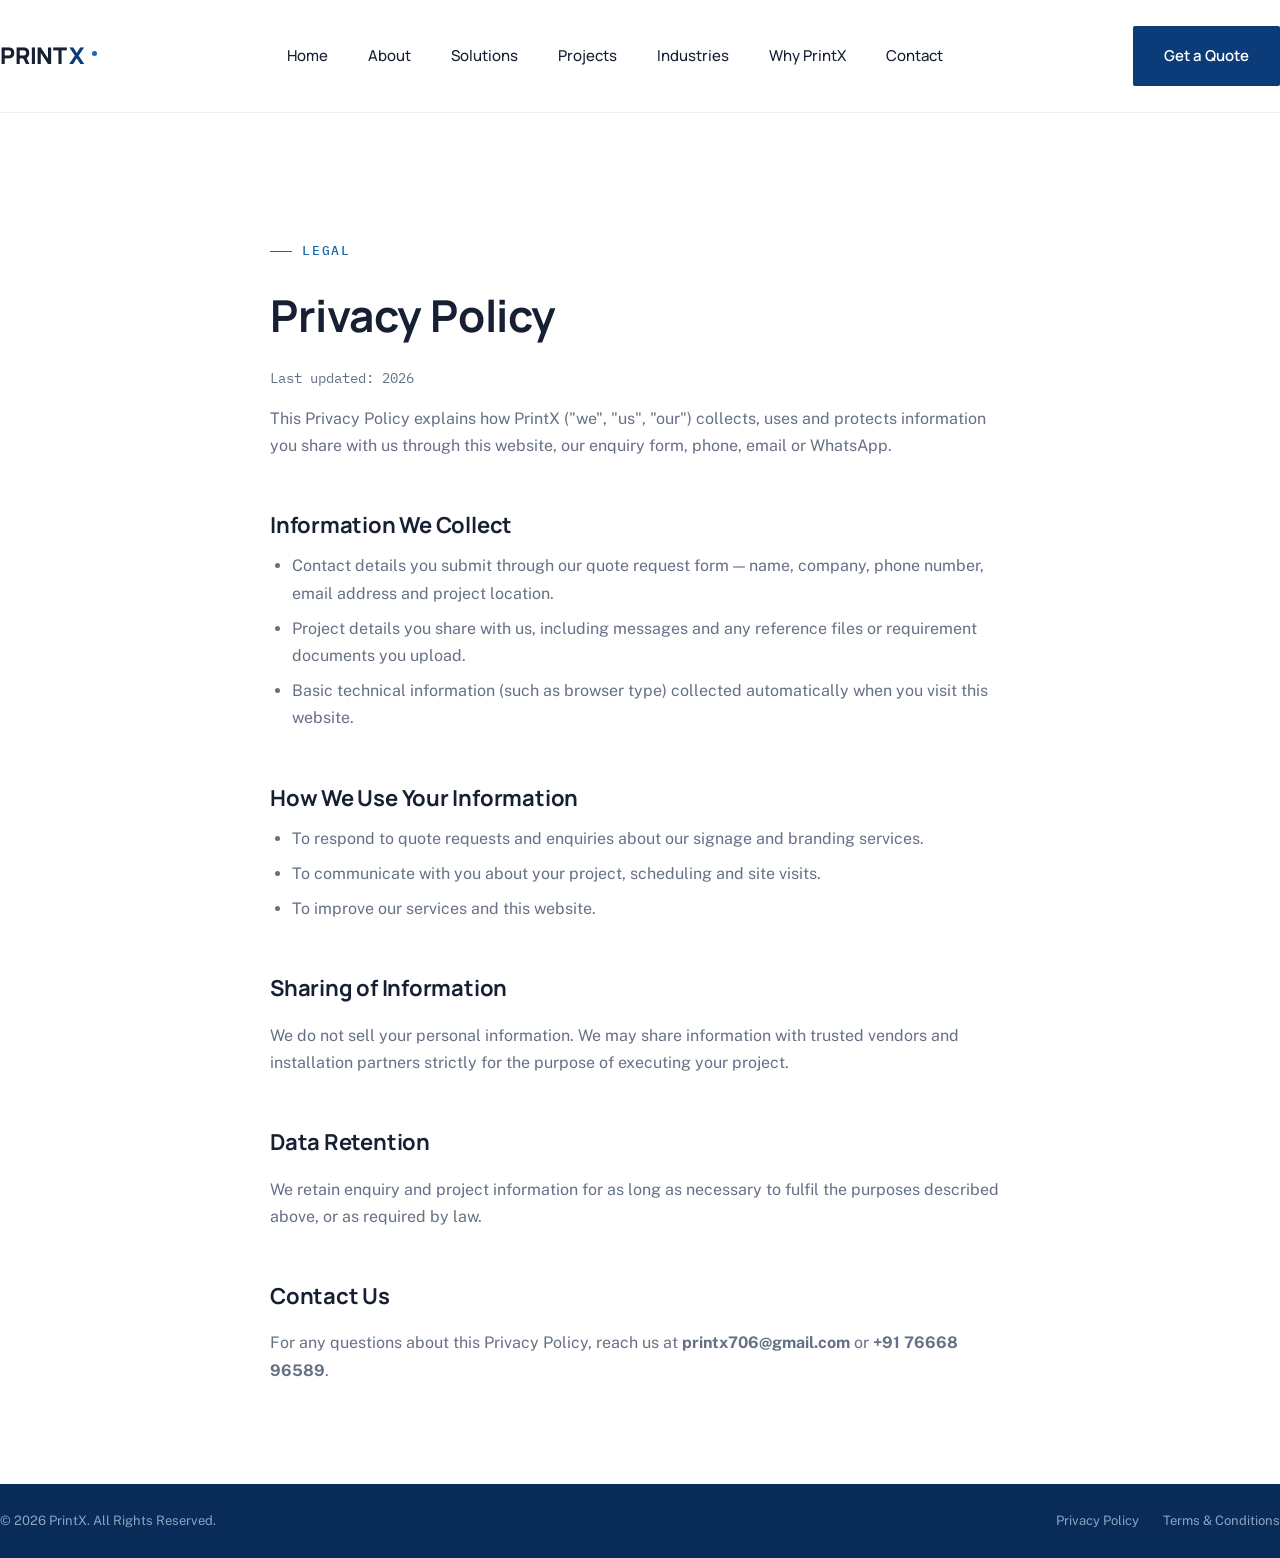
<file: privacy-policy.html>
<!DOCTYPE html>
<html lang="en">
<head>
<meta charset="UTF-8">
<meta name="viewport" content="width=device-width, initial-scale=1.0">
<title>Privacy Policy | PrintX</title>
<meta name="description" content="Privacy Policy for PrintX — premium signage and visual branding solutions.">
<link rel="icon" type="image/svg+xml" href="assets/img/favicon.svg">
<link rel="preconnect" href="https://fonts.googleapis.com">
<link rel="preconnect" href="https://fonts.gstatic.com" crossorigin>
<link rel="stylesheet" href="https://fonts.googleapis.com/css2?family=Manrope:wght@400;500;600;700;800&family=Public+Sans:wght@400;500;600&family=IBM+Plex+Mono:wght@500;600&display=swap">
<link rel="stylesheet" href="assets/css/style.css">
<style>
  .legal-page{max-width:820px;margin:0 auto;padding:120px 40px 100px;}
  .legal-page h1{font-size:clamp(32px,4vw,44px);}
  .legal-page .updated{margin-top:14px;color:var(--muted);font-size:14px;font-family:"IBM Plex Mono",monospace;}
  .legal-page h2{font-size:22px;margin-top:48px;}
  .legal-page p, .legal-page li{color:var(--muted);font-size:16px;margin-top:14px;}
  .legal-page ul{list-style:disc;padding-left:22px;}
  .legal-page li{margin-top:8px;}
  @media (max-width:767px){ .legal-page{padding:88px 20px 64px;} }
</style>
</head>
<body>

<header id="site-header">
  <div class="wrap nav">
    <a href="index.html" class="logo">PRINT<span class="x">X</span><span class="dot"></span></a>
    <nav class="nav-links" aria-label="Primary">
      <a href="index.html#home">Home</a>
      <a href="index.html#about">About</a>
      <a href="index.html#solutions">Solutions</a>
      <a href="index.html#projects">Projects</a>
      <a href="index.html#industries">Industries</a>
      <a href="index.html#why">Why PrintX</a>
      <a href="index.html#contact">Contact</a>
    </nav>
    <div class="nav-right">
      <a href="index.html#contact" class="btn btn-primary">Get a Quote</a>
    </div>
  </div>
</header>

<main>
  <article class="legal-page">
    <span class="eyebrow">Legal</span>
    <h1 style="margin-top:16px;">Privacy Policy</h1>
    <p class="updated">Last updated: 2026</p>

    <p>This Privacy Policy explains how PrintX ("we", "us", "our") collects, uses and protects information you share with us through this website, our enquiry form, phone, email or WhatsApp.</p>

    <h2>Information We Collect</h2>
    <ul>
      <li>Contact details you submit through our quote request form — name, company, phone number, email address and project location.</li>
      <li>Project details you share with us, including messages and any reference files or requirement documents you upload.</li>
      <li>Basic technical information (such as browser type) collected automatically when you visit this website.</li>
    </ul>

    <h2>How We Use Your Information</h2>
    <ul>
      <li>To respond to quote requests and enquiries about our signage and branding services.</li>
      <li>To communicate with you about your project, scheduling and site visits.</li>
      <li>To improve our services and this website.</li>
    </ul>

    <h2>Sharing of Information</h2>
    <p>We do not sell your personal information. We may share information with trusted vendors and installation partners strictly for the purpose of executing your project.</p>

    <h2>Data Retention</h2>
    <p>We retain enquiry and project information for as long as necessary to fulfil the purposes described above, or as required by law.</p>

    <h2>Contact Us</h2>
    <p>For any questions about this Privacy Policy, reach us at <strong>printx706@gmail.com</strong> or <strong>+91 76668 96589</strong>.</p>
  </article>
</main>

<footer>
  <div class="wrap foot-bottom" style="border-top:none;">
    <span>© 2026 PrintX. All Rights Reserved.</span>
    <div class="legal"><a href="privacy-policy.html">Privacy Policy</a><a href="terms-and-conditions.html">Terms &amp; Conditions</a></div>
  </div>
</footer>

</body>
</html>
</file>
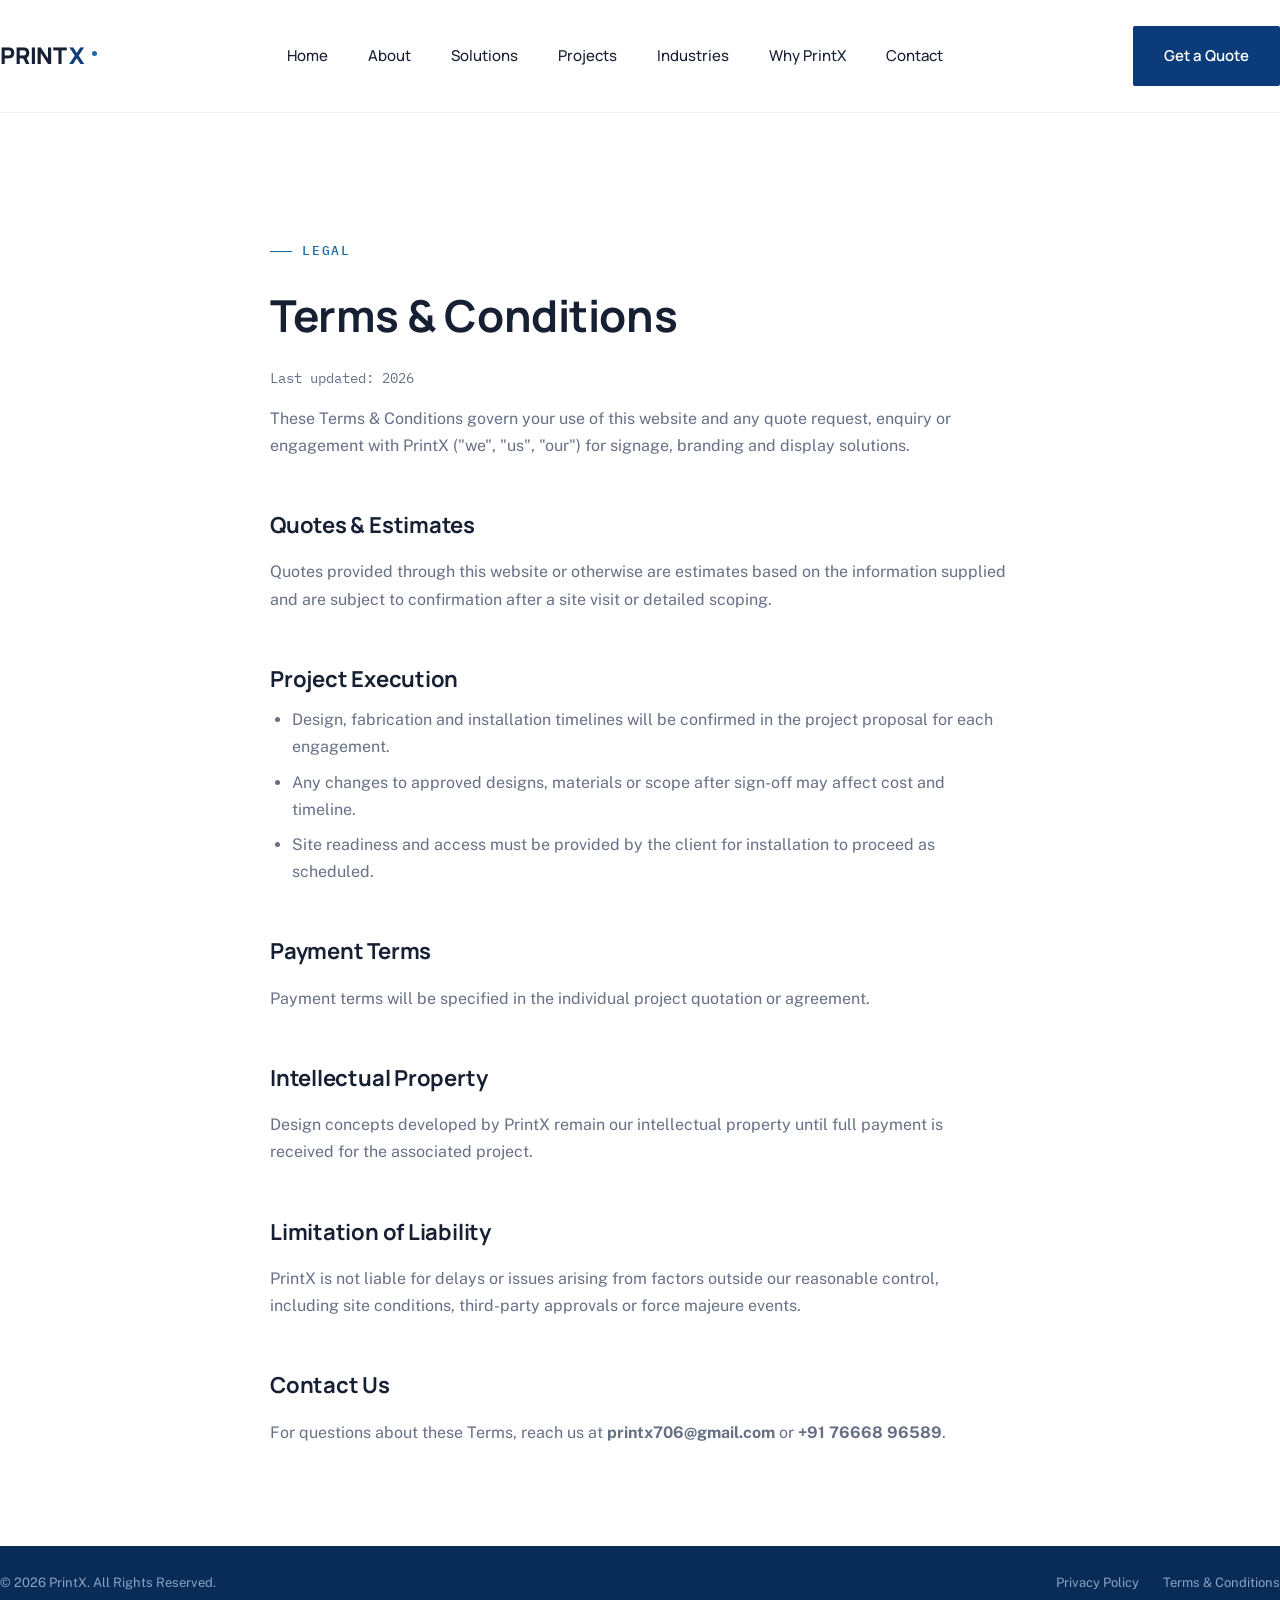
<file: terms-and-conditions.html>
<!DOCTYPE html>
<html lang="en">
<head>
<meta charset="UTF-8">
<meta name="viewport" content="width=device-width, initial-scale=1.0">
<title>Terms &amp; Conditions | PrintX</title>
<meta name="description" content="Terms and Conditions for PrintX — premium signage and visual branding solutions.">
<link rel="icon" type="image/svg+xml" href="assets/img/favicon.svg">
<link rel="preconnect" href="https://fonts.googleapis.com">
<link rel="preconnect" href="https://fonts.gstatic.com" crossorigin>
<link rel="stylesheet" href="https://fonts.googleapis.com/css2?family=Manrope:wght@400;500;600;700;800&family=Public+Sans:wght@400;500;600&family=IBM+Plex+Mono:wght@500;600&display=swap">
<link rel="stylesheet" href="assets/css/style.css">
<style>
  .legal-page{max-width:820px;margin:0 auto;padding:120px 40px 100px;}
  .legal-page h1{font-size:clamp(32px,4vw,44px);}
  .legal-page .updated{margin-top:14px;color:var(--muted);font-size:14px;font-family:"IBM Plex Mono",monospace;}
  .legal-page h2{font-size:22px;margin-top:48px;}
  .legal-page p, .legal-page li{color:var(--muted);font-size:16px;margin-top:14px;}
  .legal-page ul{list-style:disc;padding-left:22px;}
  .legal-page li{margin-top:8px;}
  @media (max-width:767px){ .legal-page{padding:88px 20px 64px;} }
</style>
</head>
<body>

<header id="site-header">
  <div class="wrap nav">
    <a href="index.html" class="logo">PRINT<span class="x">X</span><span class="dot"></span></a>
    <nav class="nav-links" aria-label="Primary">
      <a href="index.html#home">Home</a>
      <a href="index.html#about">About</a>
      <a href="index.html#solutions">Solutions</a>
      <a href="index.html#projects">Projects</a>
      <a href="index.html#industries">Industries</a>
      <a href="index.html#why">Why PrintX</a>
      <a href="index.html#contact">Contact</a>
    </nav>
    <div class="nav-right">
      <a href="index.html#contact" class="btn btn-primary">Get a Quote</a>
    </div>
  </div>
</header>

<main>
  <article class="legal-page">
    <span class="eyebrow">Legal</span>
    <h1 style="margin-top:16px;">Terms &amp; Conditions</h1>
    <p class="updated">Last updated: 2026</p>

    <p>These Terms &amp; Conditions govern your use of this website and any quote request, enquiry or engagement with PrintX ("we", "us", "our") for signage, branding and display solutions.</p>

    <h2>Quotes &amp; Estimates</h2>
    <p>Quotes provided through this website or otherwise are estimates based on the information supplied and are subject to confirmation after a site visit or detailed scoping.</p>

    <h2>Project Execution</h2>
    <ul>
      <li>Design, fabrication and installation timelines will be confirmed in the project proposal for each engagement.</li>
      <li>Any changes to approved designs, materials or scope after sign-off may affect cost and timeline.</li>
      <li>Site readiness and access must be provided by the client for installation to proceed as scheduled.</li>
    </ul>

    <h2>Payment Terms</h2>
    <p>Payment terms will be specified in the individual project quotation or agreement.</p>

    <h2>Intellectual Property</h2>
    <p>Design concepts developed by PrintX remain our intellectual property until full payment is received for the associated project.</p>

    <h2>Limitation of Liability</h2>
    <p>PrintX is not liable for delays or issues arising from factors outside our reasonable control, including site conditions, third-party approvals or force majeure events.</p>

    <h2>Contact Us</h2>
    <p>For questions about these Terms, reach us at <strong>printx706@gmail.com</strong> or <strong>+91 76668 96589</strong>.</p>
  </article>
</main>

<footer>
  <div class="wrap foot-bottom" style="border-top:none;">
    <span>© 2026 PrintX. All Rights Reserved.</span>
    <div class="legal"><a href="privacy-policy.html">Privacy Policy</a><a href="terms-and-conditions.html">Terms &amp; Conditions</a></div>
  </div>
</footer>

</body>
</html>
</file>
<file: assets/css/style.css>
:root{
  --white:#FFFFFF;
  --deep:#0B3B78;
  --deep-ink:#082B57;
  --sec:#1769AA;
  --light:#EAF3FB;
  --text:#172033;
  --muted:#667085;
  --border:#E2E8F2;
  --border-soft:#EDF1F7;
  --shadow: 0 20px 50px -20px rgba(11,59,120,.18);
  --ease: cubic-bezier(.22,.61,.36,1);
}

*{box-sizing:border-box;}
html{scroll-behavior:smooth;}
body{
  margin:0;
  background:var(--white);
  color:var(--text);
  font-family:"Public Sans",Arial,Helvetica,sans-serif;
  font-size:16px;
  line-height:1.7;
  -webkit-font-smoothing:antialiased;
}
img{max-width:100%;display:block;}
a{color:inherit;text-decoration:none;}
button{font-family:inherit;cursor:pointer;}
h1,h2,h3,h4{
  font-family:"Manrope",Arial,Helvetica,sans-serif;
  font-weight:700;
  letter-spacing:-0.01em;
  margin:0;
  color:var(--text);
  text-wrap:balance;
}
p{margin:0;}
ul{margin:0;padding:0;list-style:none;}
.mono{font-family:"IBM Plex Mono",monospace;}
.wrap{max-width:1280px;margin:0 auto;padding:0 40px;}
.eyebrow{
  font-family:"IBM Plex Mono",monospace;
  font-size:13px;
  font-weight:500;
  letter-spacing:.14em;
  text-transform:uppercase;
  color:var(--sec);
  display:inline-flex;
  align-items:center;
  gap:10px;
}
.eyebrow::before{content:"";width:22px;height:1px;background:var(--sec);display:inline-block;}
.section{padding:120px 0;}
.section-head{max-width:640px;margin-bottom:64px;}
.section-head h2{font-size:clamp(30px,3.6vw,46px);line-height:1.12;margin-top:18px;}
.section-head p{font-size:17px;color:var(--muted);margin-top:20px;max-width:560px;}
.section-head.center{margin-left:auto;margin-right:auto;text-align:center;}
.section-head.center .eyebrow::before{display:none;}
.btn{
  display:inline-flex;align-items:center;gap:10px;
  font-family:"Manrope",sans-serif;font-weight:600;font-size:15px;
  padding:16px 30px;border-radius:2px;border:1px solid transparent;
  transition:transform .35s var(--ease), background .35s var(--ease), border-color .35s var(--ease), color .35s var(--ease);
  white-space:nowrap;
}
.btn svg{transition:transform .35s var(--ease);}
.btn:hover svg{transform:translateX(5px);}
.btn-primary{background:var(--deep);color:var(--white);}
.btn-primary:hover{background:var(--sec);transform:translateY(-2px);}
.btn-outline{border-color:rgba(23,32,51,.18);color:var(--text);}
.btn-outline:hover{border-color:var(--deep);color:var(--deep);transform:translateY(-2px);}
.btn-outline-white{border-color:rgba(255,255,255,.4);color:var(--white);}
.btn-outline-white:hover{border-color:var(--white);background:rgba(255,255,255,.08);transform:translateY(-2px);}
.btn-white{background:var(--white);color:var(--deep);}
.btn-white:hover{background:var(--light);transform:translateY(-2px);}

.reveal{opacity:0;transform:translateY(28px);transition:opacity .8s var(--ease),transform .8s var(--ease);}
.reveal.in{opacity:1;transform:none;}
@media (prefers-reduced-motion: reduce){
  .reveal{opacity:1;transform:none;transition:none;}
  *{scroll-behavior:auto !important;}
}

/* ===== HEADER ===== */
header{
  position:sticky;top:0;z-index:200;background:var(--white);
  border-bottom:1px solid var(--border-soft);
  transition:box-shadow .4s var(--ease), padding .4s var(--ease);
}
header.scrolled{box-shadow:0 8px 30px -14px rgba(11,59,120,.18);}
.nav{display:flex;align-items:center;justify-content:space-between;padding:26px 0;transition:padding .4s var(--ease);}
header.scrolled .nav{padding:16px 0;}
.logo{display:flex;align-items:baseline;gap:2px;font-family:"Manrope",sans-serif;font-weight:800;font-size:23px;letter-spacing:-.01em;}
.logo .x{color:var(--deep);}
.logo .dot{width:5px;height:5px;background:var(--sec);border-radius:50%;display:inline-block;margin-left:6px;transform:translateY(-8px);}
.nav-links{display:flex;align-items:center;gap:40px;}
.nav-links a{font-family:"Manrope",sans-serif;font-weight:500;font-size:15px;color:var(--text);position:relative;padding:4px 0;}
.nav-links a::after{content:"";position:absolute;left:0;bottom:-2px;width:0;height:1.5px;background:var(--deep);transition:width .35s var(--ease);}
.nav-links a:hover::after{width:100%;}
.nav-right{display:flex;align-items:center;gap:28px;}
.burger{display:none;width:30px;height:20px;position:relative;background:none;border:0;padding:0;}
.burger span{position:absolute;left:0;width:100%;height:2px;background:var(--text);transition:transform .35s var(--ease), opacity .3s var(--ease), top .35s var(--ease);}
.burger span:nth-child(1){top:0;}
.burger span:nth-child(2){top:9px;}
.burger span:nth-child(3){top:18px;}
.burger.open span:nth-child(1){top:9px;transform:rotate(45deg);}
.burger.open span:nth-child(2){opacity:0;}
.burger.open span:nth-child(3){top:9px;transform:rotate(-45deg);}
.mobile-panel{
  position:fixed;inset:0 0 0 auto;width:min(340px,84vw);height:100vh;background:var(--white);
  box-shadow:-30px 0 60px rgba(11,32,64,.12);
  transform:translateX(100%);transition:transform .5s var(--ease);
  z-index:210;padding:100px 36px 40px;display:flex;flex-direction:column;gap:26px;
}
.mobile-panel.open{transform:translateX(0);}
.mobile-panel a{font-family:"Manrope",sans-serif;font-weight:600;font-size:20px;}
.scrim{position:fixed;inset:0;background:rgba(11,32,64,.35);opacity:0;pointer-events:none;transition:opacity .4s var(--ease);z-index:205;}
.scrim.open{opacity:1;pointer-events:auto;}

/* ===== HERO ===== */
.hero{position:relative;overflow:hidden;background:linear-gradient(180deg,#F7FAFD 0%, var(--white) 60%);}
.hero-wrap{max-width:1280px;margin:0 auto;padding:88px 40px 0;display:grid;grid-template-columns:1.05fr .95fr;gap:56px;align-items:center;}
.hero-copy .eyebrow{margin-bottom:26px;}
.hero-copy h1{font-size:clamp(38px,5.4vw,68px);line-height:1.04;}
.hero-copy p.lead{font-size:18px;color:var(--muted);margin-top:26px;max-width:460px;}
.hero-ctas{display:flex;gap:18px;margin-top:40px;flex-wrap:wrap;}
.hero-tags{display:flex;align-items:center;gap:14px;margin-top:52px;font-family:"IBM Plex Mono",monospace;font-size:12.5px;letter-spacing:.08em;text-transform:uppercase;color:var(--muted);}
.hero-tags .sep{width:4px;height:4px;background:var(--sec);border-radius:50%;}

.hero-art{position:relative;aspect-ratio:4/5;border-radius:2px;overflow:hidden;background:linear-gradient(180deg,#0E2A52 0%, #123A6E 42%, #1B4A85 100%);box-shadow:var(--shadow);}
.hero-art svg{width:100%;height:100%;display:block;}

/* ===== TRUST STRIP ===== */
.trust{border-top:1px solid var(--border-soft);border-bottom:1px solid var(--border-soft);}
.trust .wrap{display:grid;grid-template-columns:repeat(4,1fr);padding:56px 40px;}
.trust-item{text-align:center;border-left:1px solid var(--border-soft);padding:0 20px;}
.trust-item:first-child{border-left:none;}
.trust-num{font-family:"Manrope",sans-serif;font-weight:800;font-size:38px;color:var(--deep);letter-spacing:-.02em;}
.trust-label{margin-top:8px;font-size:13.5px;color:var(--muted);font-weight:500;}

/* ===== ABOUT ===== */
.about .wrap{display:grid;grid-template-columns:.9fr 1.1fr;gap:72px;align-items:center;}
.about-art{position:relative;aspect-ratio:3/4;background:var(--light);border-radius:2px;overflow:hidden;}
.about-art svg{width:100%;height:100%;}
.about-copy h2{font-size:clamp(28px,3.2vw,40px);margin-top:16px;line-height:1.18;}
.about-copy p{margin-top:22px;color:var(--muted);font-size:16px;max-width:520px;}
.about-copy .btn{margin-top:32px;}

/* ===== SOLUTIONS ===== */
.solutions{background:var(--light);}
.sol-grid{display:grid;grid-template-columns:repeat(4,1fr);gap:2px;background:var(--border);}
.sol-card{background:var(--white);padding:36px 30px 32px;position:relative;overflow:hidden;transition:background .4s var(--ease);}
.sol-card:hover{background:#FCFDFE;}
.sol-top{display:flex;justify-content:space-between;align-items:flex-start;}
.sol-num{font-family:"IBM Plex Mono",monospace;font-size:13px;color:var(--muted);}
.sol-icon{width:52px;height:52px;border-radius:50%;background:var(--light);display:flex;align-items:center;justify-content:center;margin-top:22px;transition:transform .5s var(--ease), background .4s var(--ease);}
.sol-card:hover .sol-icon{transform:scale(1.08);background:var(--deep);}
.sol-icon svg{width:24px;height:24px;stroke:var(--deep);transition:stroke .4s var(--ease);}
.sol-card:hover .sol-icon svg{stroke:var(--white);}
.sol-card h3{font-size:19px;margin-top:22px;line-height:1.3;}
.sol-card p{margin-top:10px;font-size:14.5px;color:var(--muted);}
.sol-arrow{margin-top:20px;display:inline-flex;}
.sol-arrow svg{width:18px;height:18px;stroke:var(--deep);transition:transform .4s var(--ease);}
.sol-card:hover .sol-arrow svg{transform:translateX(6px);}

/* ===== PROJECTS ===== */
.proj-grid{display:grid;grid-template-columns:repeat(6,1fr);gap:24px;}
.proj-card{position:relative;overflow:hidden;border-radius:2px;background:var(--light);}
.proj-card .art{width:100%;height:100%;position:absolute;inset:0;transition:transform .7s var(--ease);}
.proj-card:hover .art{transform:scale(1.045);}
.proj-1{grid-column:1/5;aspect-ratio:16/10;}
.proj-2{grid-column:5/7;aspect-ratio:9/13.5;}
.proj-3{grid-column:1/3;aspect-ratio:9/11;}
.proj-4{grid-column:3/7;aspect-ratio:16/8;}
.proj-overlay{position:absolute;inset:0;background:linear-gradient(0deg,rgba(8,25,50,.78) 0%, rgba(8,25,50,0) 46%);z-index:2;}
.proj-info{position:relative;z-index:3;height:100%;display:flex;flex-direction:column;justify-content:flex-end;padding:28px;}
.proj-tag{font-family:"IBM Plex Mono",monospace;font-size:11px;letter-spacing:.1em;text-transform:uppercase;color:#BFD8F5;margin-bottom:10px;}
.proj-info h3{color:var(--white);font-size:22px;}
.proj-meta{color:#D7E6F7;font-size:13.5px;margin-top:8px;font-family:"Manrope",sans-serif;}

/* ===== INDUSTRIES ===== */
.ind-grid{display:grid;grid-template-columns:repeat(3,1fr);gap:2px;background:var(--border);}
.ind-card{background:var(--white);padding:38px 30px;position:relative;overflow:hidden;min-height:150px;display:flex;align-items:flex-end;transition:background .4s var(--ease);}
.ind-card::before{content:"";position:absolute;top:-40%;right:-20%;width:160px;height:160px;border-radius:50%;background:var(--light);transition:transform .5s var(--ease), background .4s var(--ease);}
.ind-card:hover::before{transform:scale(1.3);background:var(--light);}
.ind-card:hover{background:var(--deep);}
.ind-card:hover h3{color:var(--white);}
.ind-card h3{position:relative;z-index:2;font-size:21px;font-weight:600;transition:color .4s var(--ease);}

/* ===== WHY PRINTX ===== */
.why{background:var(--deep);color:var(--white);position:relative;}
.why-head h2{color:var(--white);}
.why-head .eyebrow{color:#9FC4EC;}
.why-head .eyebrow::before{background:#9FC4EC;}
.benefit-grid{display:grid;grid-template-columns:repeat(3,1fr);gap:1px;background:rgba(255,255,255,.14);}
.benefit{background:var(--deep);padding:38px 34px;}
.benefit svg{width:30px;height:30px;stroke:#8FBBEA;}
.benefit h3{color:var(--white);font-size:19px;margin-top:22px;}
.benefit p{color:#BFD5EE;font-size:14.5px;margin-top:10px;}

/* ===== PROCESS ===== */
.process-track{position:relative;margin-top:70px;}
.process-line{position:absolute;top:19px;left:0;right:0;height:1px;background:var(--border);}
.process-grid{display:grid;grid-template-columns:repeat(6,1fr);gap:20px;position:relative;}
.proc-step .num{width:38px;height:38px;border-radius:50%;background:var(--white);border:1px solid var(--border);display:flex;align-items:center;justify-content:center;font-family:"IBM Plex Mono",monospace;font-size:13px;color:var(--deep);position:relative;z-index:2;transition:background .4s var(--ease), color .4s var(--ease), border-color .4s var(--ease);}
.proc-step:hover .num{background:var(--deep);color:var(--white);border-color:var(--deep);}
.proc-step h3{margin-top:22px;font-size:17px;}
.proc-step p{margin-top:8px;font-size:14px;color:var(--muted);}

/* ===== CRAFT ===== */
.craft{background:var(--light);}
.craft-grid{display:grid;grid-template-columns:repeat(5,1fr);gap:20px;margin-top:60px;}
.swatch{aspect-ratio:1/1;border-radius:2px;position:relative;overflow:hidden;transition:transform .4s var(--ease);}
.swatch:hover{transform:translateY(-6px);}
.swatch-label{position:absolute;left:16px;bottom:14px;font-family:"IBM Plex Mono",monospace;font-size:12px;letter-spacing:.05em;text-transform:uppercase;}
.sw-acrylic{background:linear-gradient(135deg,#DCEBFA,#F4FAFF 55%,#C7E1F7);}
.sw-acrylic .swatch-label{color:var(--deep);}
.sw-steel{background:repeating-linear-gradient(100deg,#C7CDD6 0 3px,#A9B1BE 3px 4px,#DBE0E7 4px 8px);}
.sw-steel .swatch-label{color:#2A3240;}
.sw-alu{background:repeating-linear-gradient(95deg,#DCE1E8 0 4px,#EEF1F5 4px 9px);}
.sw-alu .swatch-label{color:#2A3240;}
.sw-brass{background:linear-gradient(135deg,#C89A4B,#EBCE84 45%,#9C7327);}
.sw-brass .swatch-label{color:#3A2A08;}
.sw-acp{background:linear-gradient(135deg,#0B3B78,#1769AA);}
.sw-acp .swatch-label{color:#fff;}
.sw-led{background:radial-gradient(circle at 30% 30%, rgba(23,105,170,.9), rgba(8,25,50,1) 60%);}
.sw-led .swatch-label{color:#BFD8F5;}
.sw-3d{background:linear-gradient(160deg,#172033,#0B3B78 70%);}
.sw-3d .swatch-label{color:#fff;}
.sw-vinyl{background:linear-gradient(135deg,#172033,#3A4560);}
.sw-vinyl .swatch-label{color:#fff;}
.sw-glass{background:linear-gradient(135deg,rgba(234,243,251,.9),rgba(199,225,247,.55));}
.sw-glass .swatch-label{color:var(--deep);}
.sw-fab{background:linear-gradient(135deg,#667085,#98A2B3);}
.sw-fab .swatch-label{color:#fff;}

/* ===== CTA ===== */
.cta-band{background:linear-gradient(120deg,var(--deep-ink),var(--deep) 60%,var(--sec));color:var(--white);text-align:center;padding:110px 0;}
.cta-band h2{color:var(--white);font-size:clamp(30px,4vw,46px);}
.cta-band p{color:#CBDEF3;font-size:17px;margin-top:18px;}
.cta-buttons{display:flex;gap:18px;justify-content:center;margin-top:40px;flex-wrap:wrap;}

/* ===== CONTACT ===== */
.contact .wrap{display:grid;grid-template-columns:.8fr 1.2fr;gap:80px;}
.c-info-item{padding:22px 0;border-top:1px solid var(--border-soft);display:flex;gap:16px;align-items:flex-start;}
.c-info-item:last-of-type{border-bottom:1px solid var(--border-soft);}
.c-info-item svg{width:20px;height:20px;stroke:var(--deep);flex-shrink:0;margin-top:2px;}
.c-info-item .label{font-size:12.5px;text-transform:uppercase;letter-spacing:.08em;color:var(--muted);font-family:"IBM Plex Mono",monospace;}
.c-info-item .value{margin-top:4px;font-family:"Manrope",sans-serif;font-weight:600;font-size:15.5px;}
.whatsapp{margin-top:30px;}

.form-grid{display:grid;grid-template-columns:1fr 1fr;gap:22px;}
.field{display:flex;flex-direction:column;gap:8px;}
.field.full{grid-column:1/-1;}
.field label{font-size:13px;font-weight:500;color:var(--text);font-family:"Manrope",sans-serif;}
.field input,.field select,.field textarea{
  border:1px solid var(--border);border-radius:2px;padding:13px 14px;font-family:"Public Sans",sans-serif;font-size:15px;color:var(--text);background:var(--white);transition:border-color .3s var(--ease);
}
.field input:focus,.field select:focus,.field textarea:focus{outline:none;border-color:var(--deep);}
.field textarea{resize:vertical;min-height:110px;}
.file-drop{border:1px dashed var(--border);border-radius:2px;padding:20px;font-size:13.5px;color:var(--muted);text-align:center;}
.form-submit{margin-top:8px;}
.form-note{margin-top:16px;font-size:13px;color:var(--sec);display:none;}
.form-note.show{display:block;}

/* ===== FOOTER ===== */
footer{background:var(--deep-ink);color:#C8D9EE;}
.foot-top{padding:88px 0 60px;display:grid;grid-template-columns:1.3fr .8fr .8fr 1.1fr;gap:40px;}
.foot-logo{font-family:"Manrope",sans-serif;font-weight:800;font-size:24px;color:var(--white);}
.foot-logo .x{color:#6FA8DC;}
.foot-tag{margin-top:14px;font-size:14.5px;color:#9FB6D4;max-width:220px;}
.foot-col h4{color:var(--white);font-size:13px;letter-spacing:.08em;text-transform:uppercase;font-family:"IBM Plex Mono",monospace;font-weight:500;margin-bottom:20px;}
.foot-col ul{display:flex;flex-direction:column;gap:13px;}
.foot-col a{font-size:14.5px;transition:color .3s var(--ease);}
.foot-col a:hover{color:var(--white);}
.foot-contact li{font-size:14.5px;}
.foot-bottom{border-top:1px solid rgba(255,255,255,.12);padding:26px 0;display:flex;justify-content:space-between;align-items:center;font-size:13px;color:#8CA3C4;flex-wrap:wrap;gap:12px;}
.foot-bottom .legal{display:flex;gap:24px;}

/* ===== MOBILE STICKY CTA ===== */
.sticky-cta{display:none;position:fixed;left:0;right:0;bottom:0;z-index:150;background:var(--white);border-top:1px solid var(--border);padding:12px 16px;gap:10px;}
.sticky-cta a{flex:1;text-align:center;padding:13px;font-family:"Manrope",sans-serif;font-weight:600;font-size:14px;border-radius:2px;}
.sticky-cta .call{background:var(--light);color:var(--deep);}
.sticky-cta .wa{background:#0B3B78;color:#fff;}

/* ===== RESPONSIVE ===== */
@media (max-width:1199px){
  .wrap{padding:0 28px;}
  .section{padding:96px 0;}
  .hero-wrap{padding:64px 28px 0;grid-template-columns:1fr;gap:48px;}
  .hero-art{aspect-ratio:16/10;}
  .about .wrap{grid-template-columns:1fr;gap:48px;}
  .about-art{aspect-ratio:16/9;}
  .sol-grid{grid-template-columns:repeat(2,1fr);}
  .benefit-grid{grid-template-columns:repeat(2,1fr);}
  .process-grid{grid-template-columns:repeat(3,1fr);row-gap:48px;}
  .process-line{display:none;}
  .craft-grid{grid-template-columns:repeat(3,1fr);}
  .ind-grid{grid-template-columns:repeat(2,1fr);}
  .contact .wrap{grid-template-columns:1fr;gap:56px;}
  .foot-top{grid-template-columns:1fr 1fr;}
}
@media (max-width:767px){
  .wrap{padding:0 20px;}
  .section{padding:72px 0;}
  .section-head{margin-bottom:44px;}
  .nav-links,.nav-right .btn{display:none;}
  .burger{display:block;}
  .hero-wrap{padding:36px 20px 0;}
  .hero-copy h1{font-size:clamp(34px,9vw,42px);}
  .hero-ctas .btn{flex:1;justify-content:center;}
  .trust .wrap{grid-template-columns:repeat(2,1fr);gap:32px 0;padding:40px 20px;}
  .trust-item:nth-child(3){border-left:none;}
  .sol-grid{grid-template-columns:1fr;}
  .proj-grid{grid-template-columns:1fr;}
  .proj-1,.proj-2,.proj-3,.proj-4{grid-column:1/-1;aspect-ratio:4/3;}
  .ind-grid{grid-template-columns:1fr;}
  .benefit-grid{grid-template-columns:1fr;}
  .process-grid{grid-template-columns:1fr 1fr;}
  .craft-grid{grid-template-columns:repeat(2,1fr);}
  .form-grid{grid-template-columns:1fr;}
  .foot-top{grid-template-columns:1fr;padding:64px 0 40px;gap:36px;}
  .cta-buttons .btn{width:100%;justify-content:center;}
  .cta-band{padding:80px 0;}
  body{padding-bottom:64px;}
  .sticky-cta{display:flex;}
}
</file>
